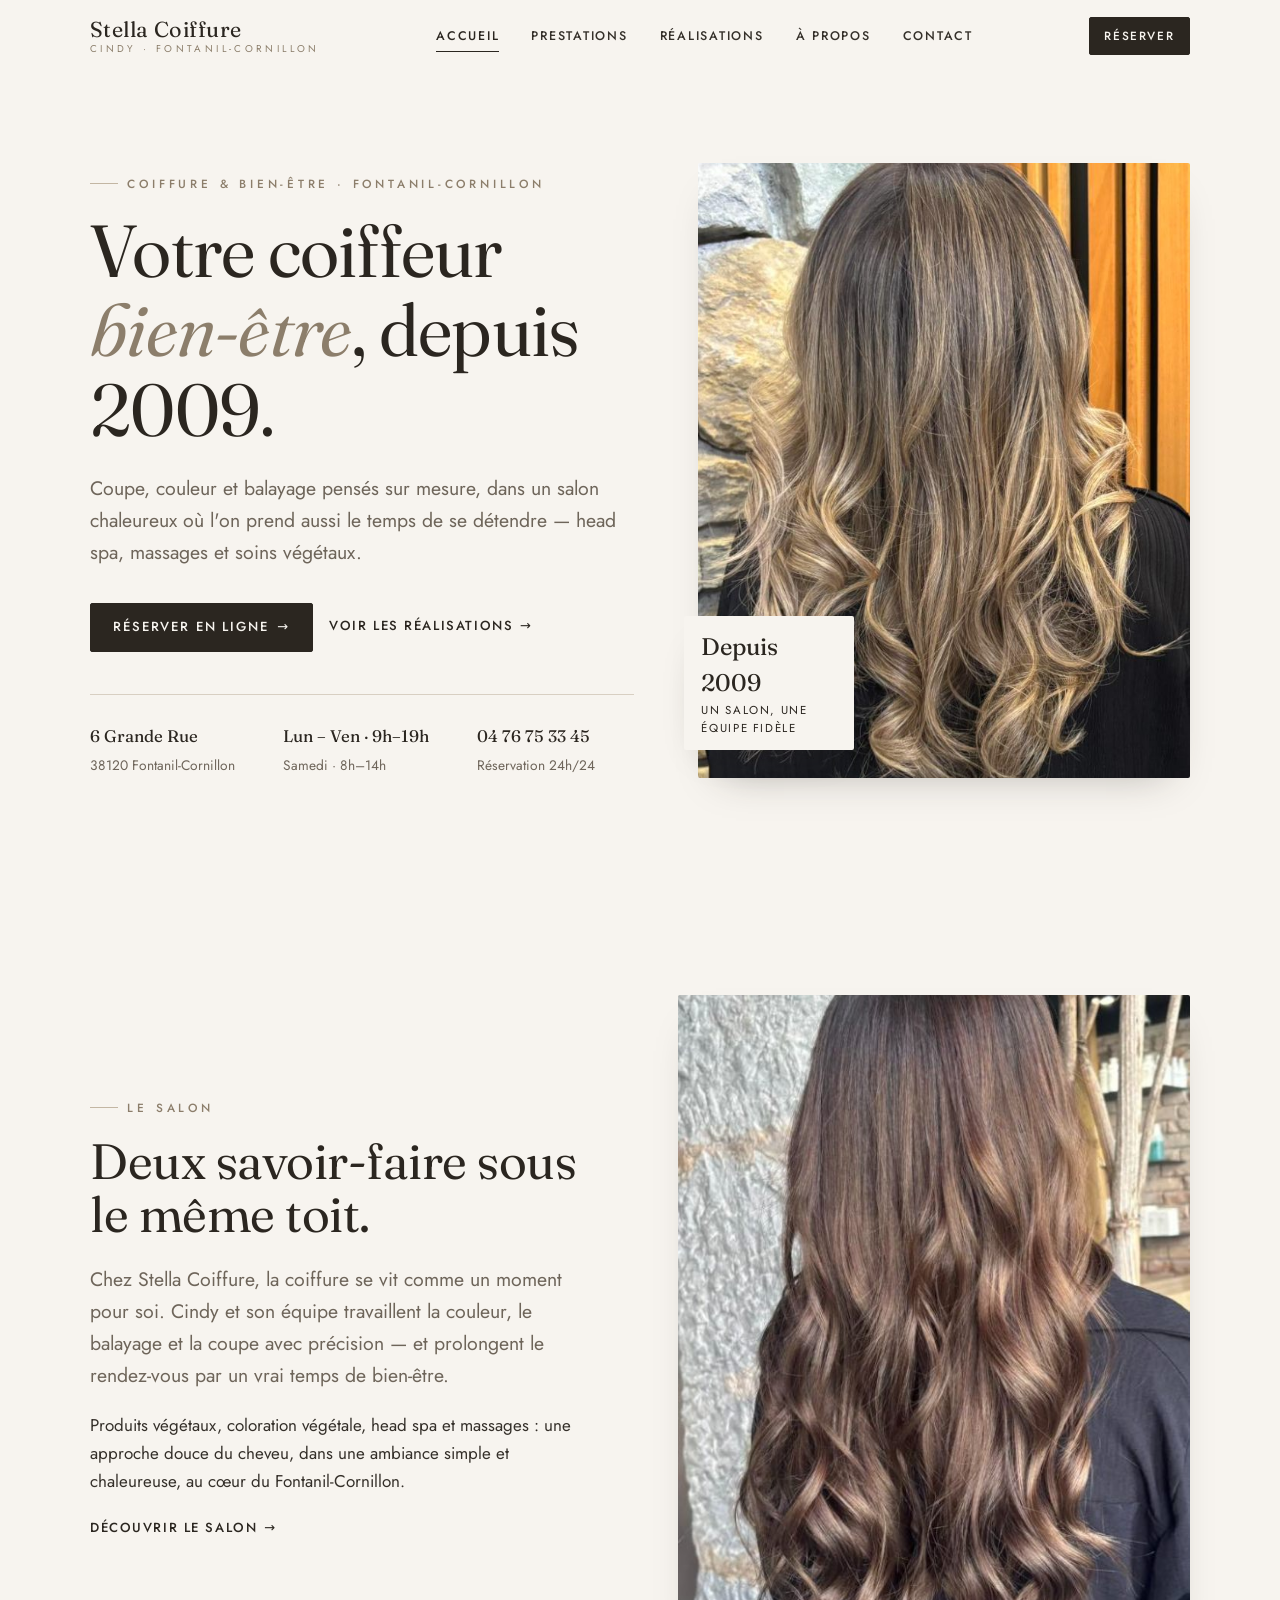
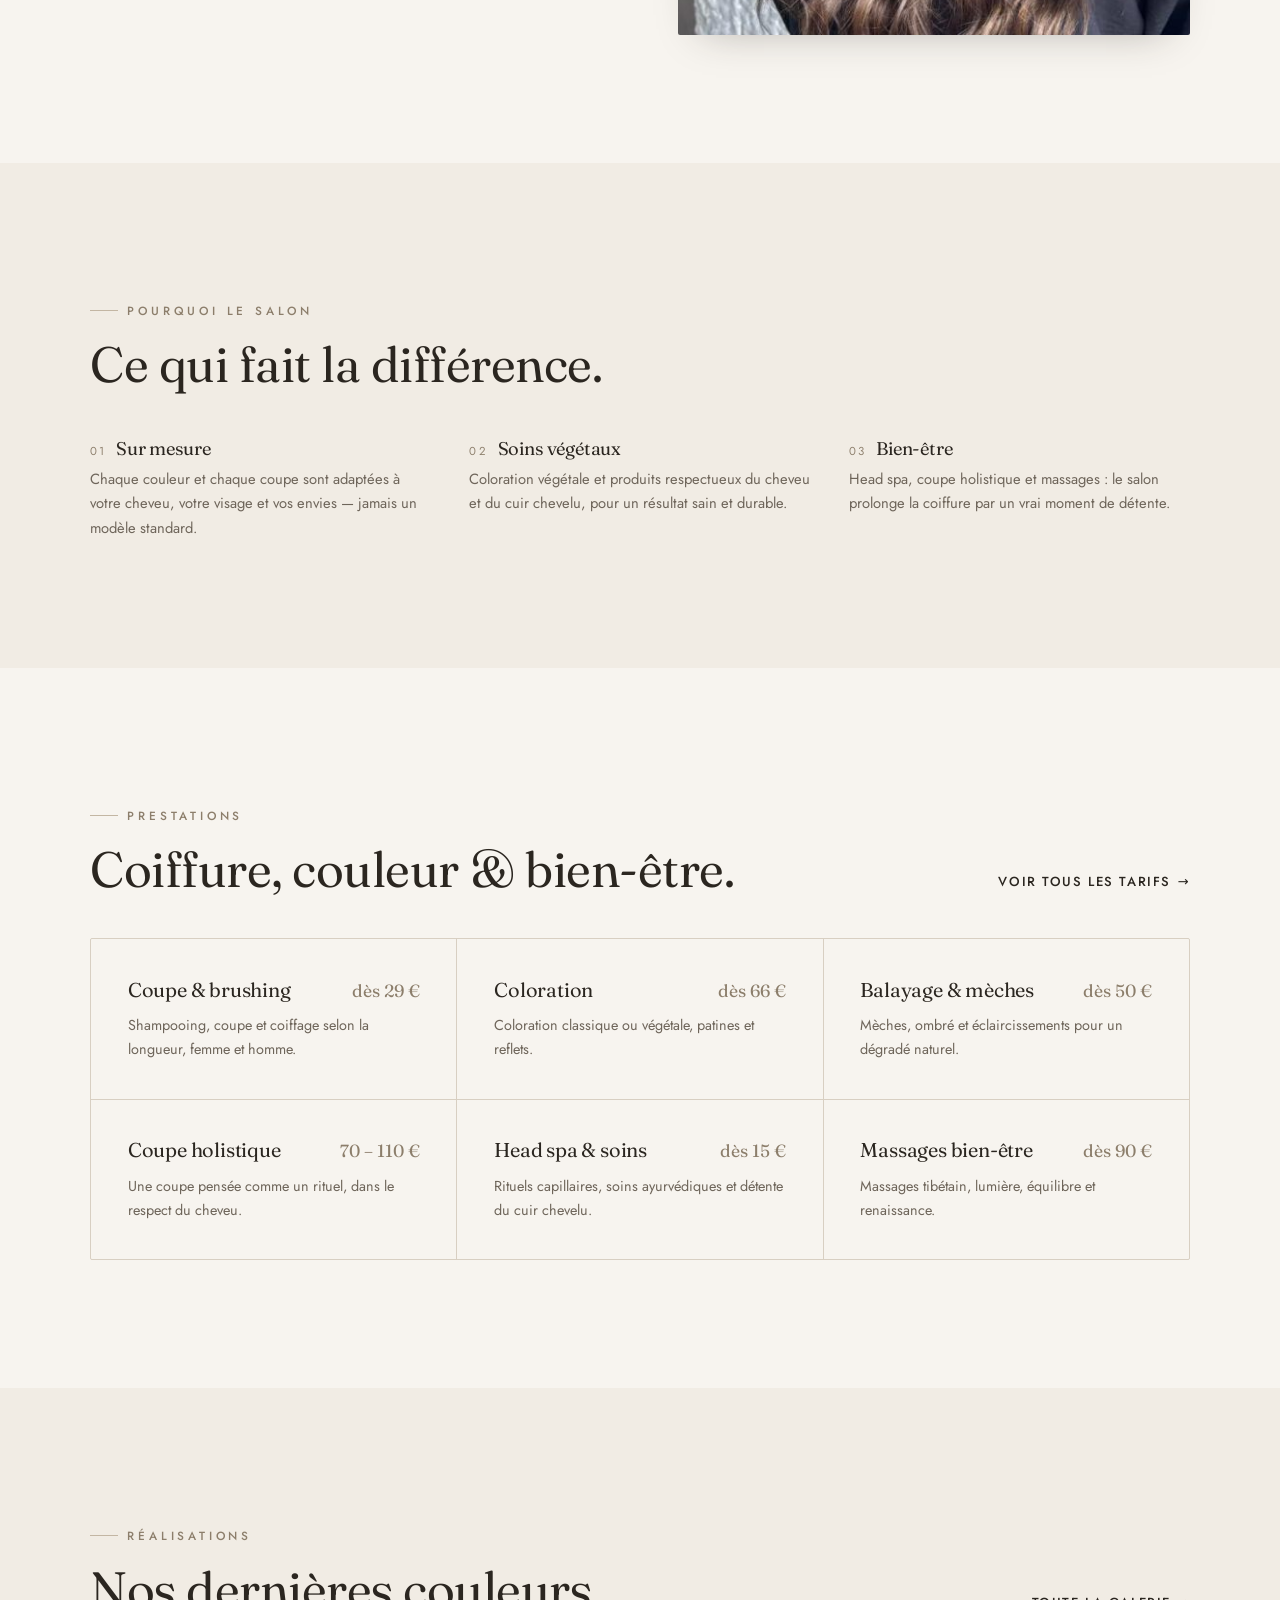
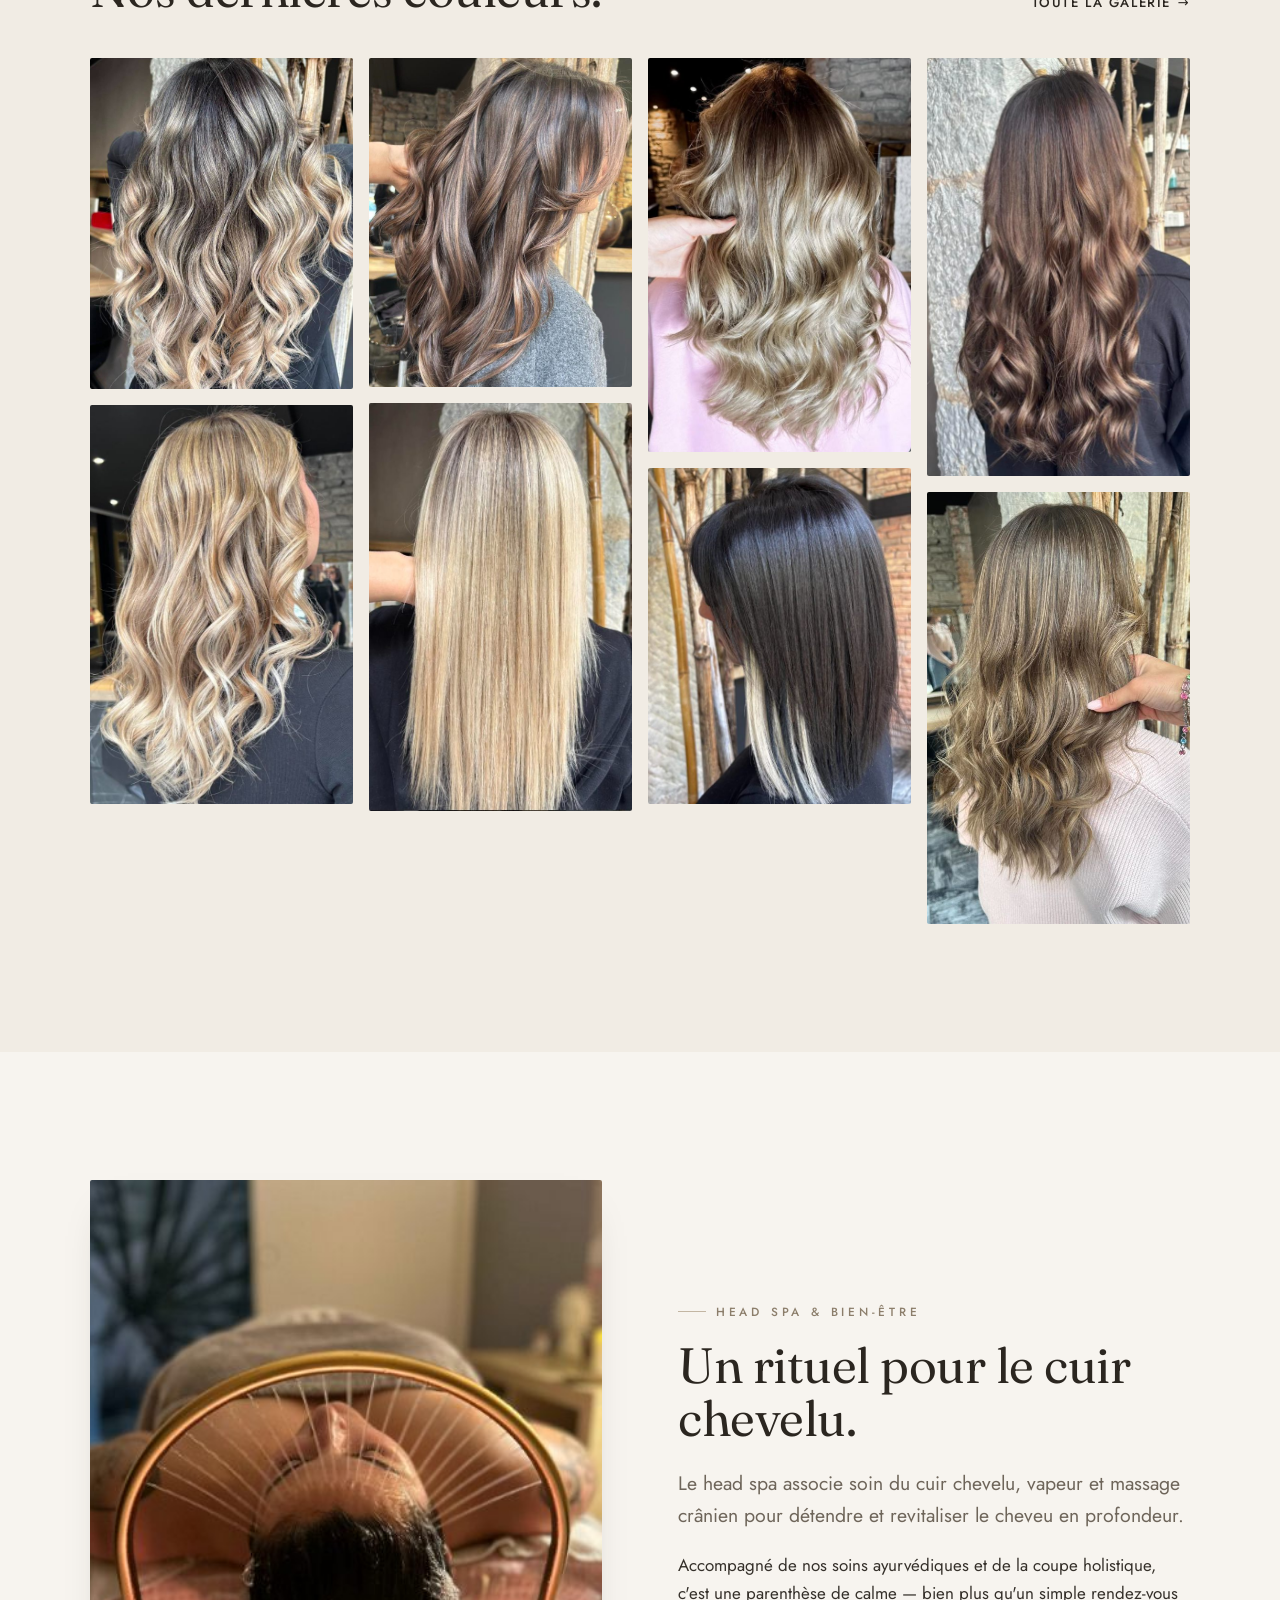
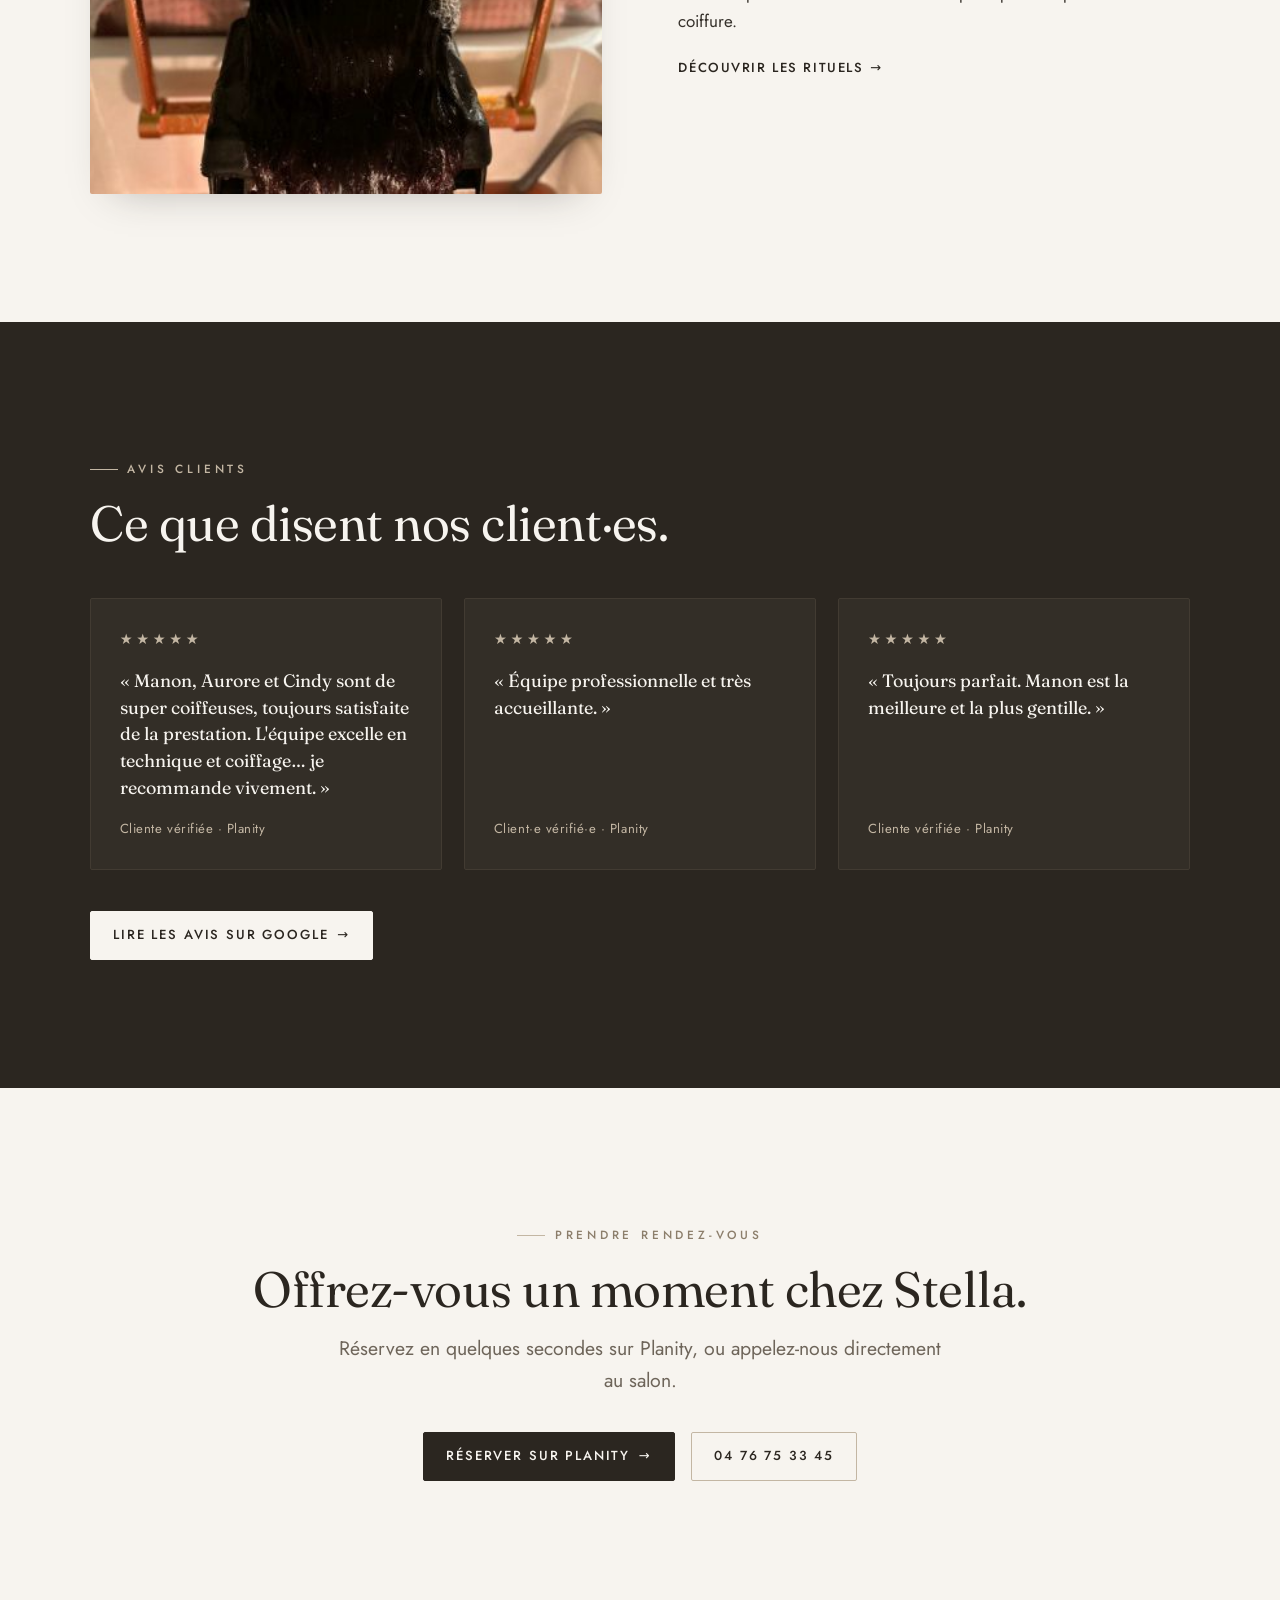
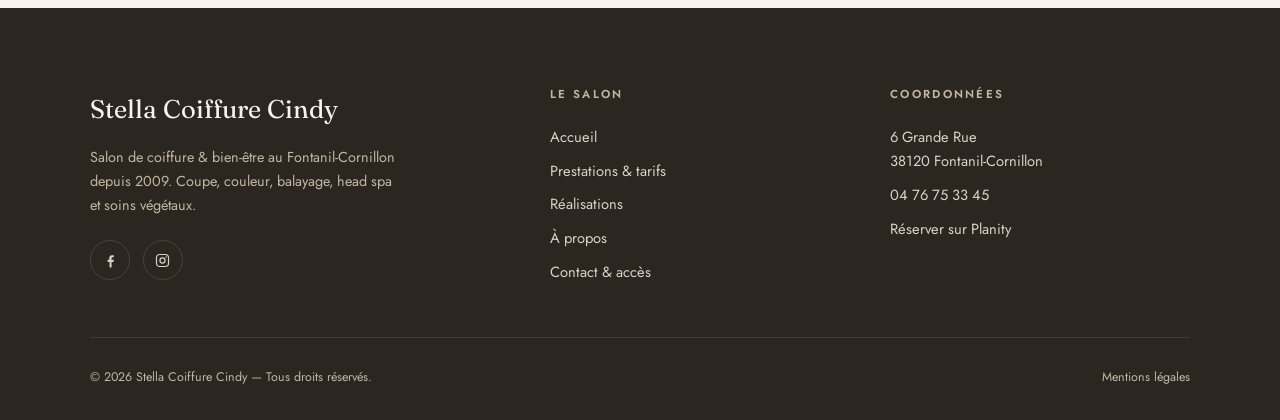
<file: index.html>
<!DOCTYPE html>
<html lang="fr" class="js">
<head>
<meta charset="UTF-8">
<meta name="viewport" content="width=device-width, initial-scale=1">
<title>Stella Coiffure Cindy — Salon de coiffure & bien-être à Fontanil-Cornillon</title>
<meta name="description" content="Stella Coiffure Cindy, salon de coiffure et bien-être à Fontanil-Cornillon depuis 2009. Coupe, couleur, balayage, head spa et soins végétaux. Réservation en ligne sur Planity.">
<link rel="canonical" href="https://www.stellacoiffure-cindy.fr/">
<meta property="og:type" content="website">
<meta property="og:title" content="Stella Coiffure Cindy — Coiffure & bien-être à Fontanil-Cornillon">
<meta property="og:description" content="Coupe, couleur, balayage, head spa et soins végétaux dans un salon chaleureux depuis 2009.">
<meta property="og:image" content="assets/img/real-01.jpg">
<meta property="og:locale" content="fr_FR">
<link rel="icon" href="assets/img/favicon.svg" type="image/svg+xml">
<link rel="preconnect" href="https://fonts.googleapis.com">
<link rel="preconnect" href="https://fonts.gstatic.com" crossorigin>
<link href="https://fonts.googleapis.com/css2?family=Fraunces:ital,opsz,wght@0,9..144,300..500;1,9..144,300..500&family=Jost:wght@400;500;600&display=swap" rel="stylesheet">
<link rel="stylesheet" href="assets/css/style.css">
<noscript><style>.js [data-reveal],.js [data-reveal-stagger]>*{opacity:1!important;transform:none!important}.js body{opacity:1!important}</style></noscript>
<script type="application/ld+json">
{
  "@context":"https://schema.org",
  "@type":"HairSalon",
  "name":"Stella Coiffure Cindy",
  "image":"https://www.stellacoiffure-cindy.fr/assets/img/real-01.jpg",
  "@id":"https://www.stellacoiffure-cindy.fr/",
  "url":"https://www.stellacoiffure-cindy.fr/",
  "telephone":"+33476753345",
  "priceRange":"€€",
  "address":{"@type":"PostalAddress","streetAddress":"6 Grande Rue","addressLocality":"Fontanil-Cornillon","postalCode":"38120","addressCountry":"FR"},
  "geo":{"@type":"GeoCoordinates","latitude":45.255597,"longitude":5.6648795},
  "openingHoursSpecification":[
    {"@type":"OpeningHoursSpecification","dayOfWeek":["Monday","Tuesday","Wednesday","Thursday","Friday"],"opens":"09:00","closes":"19:00"},
    {"@type":"OpeningHoursSpecification","dayOfWeek":"Saturday","opens":"08:00","closes":"14:00"}
  ],
  "sameAs":["https://www.facebook.com/Stellacoiffurecindy/"]
}
</script>
</head>
<body>
<!-- ========================= HEADER ========================= -->
<header class="site-header">
  <div class="container nav">
    <a href="index.html" class="brand" aria-label="Stella Coiffure Cindy, accueil">
      <span class="brand-name">Stella Coiffure</span>
      <span class="brand-sub">Cindy · Fontanil-Cornillon</span>
    </a>
    <nav class="nav-links" aria-label="Navigation principale">
      <a href="index.html" aria-current="page">Accueil</a>
      <a href="prestations.html">Prestations</a>
      <a href="realisations.html">Réalisations</a>
      <a href="a-propos.html">À propos</a>
      <a href="contact.html">Contact</a>
      <a class="btn btn--sm" href="https://www.planity.com/stella-coiffure-cindy-38120-fontanil-cornillon" target="_blank" rel="noopener">Réserver</a>
    </nav>
    <div class="nav-cta">
      <a class="btn btn--sm" href="https://www.planity.com/stella-coiffure-cindy-38120-fontanil-cornillon" target="_blank" rel="noopener">Réserver</a>
      <button class="nav-toggle" aria-label="Menu" aria-expanded="false" aria-controls="menu"><span></span><span></span><span></span></button>
    </div>
  </div>
</header>

<main>
  <!-- ========================= HERO ========================= -->
  <section class="hero">
    <div class="container hero-grid">
      <div class="hero-copy">
        <p class="eyebrow" data-reveal>Coiffure &amp; bien-être · Fontanil-Cornillon</p>
        <h1 data-reveal>Votre coiffeur<br><span class="em">bien-être</span>, depuis 2009.</h1>
        <p class="lead" data-reveal>Coupe, couleur et balayage pensés sur mesure, dans un salon chaleureux où l'on prend aussi le temps de se détendre — head spa, massages et soins végétaux.</p>
        <div class="hero-actions" data-reveal>
          <a class="btn" href="https://www.planity.com/stella-coiffure-cindy-38120-fontanil-cornillon" target="_blank" rel="noopener">Réserver en ligne <span class="arrow">→</span></a>
          <a class="textlink" href="realisations.html">Voir les réalisations <span class="arrow">→</span></a>
        </div>
        <div class="hero-meta" data-reveal>
          <div class="item"><strong>6 Grande Rue</strong>38120 Fontanil-Cornillon</div>
          <div class="item"><strong>Lun – Ven · 9h–19h</strong>Samedi · 8h–14h</div>
          <div class="item"><strong>04 76 75 33 45</strong>Réservation 24h/24</div>
        </div>
      </div>
      <div class="hero-visual" data-reveal>
        <div class="frame">
          <img src="assets/img/real-01.jpg" width="646" height="842" alt="Balayage blond doré sur cheveux longs bouclés réalisé au salon Stella Coiffure Cindy" fetchpriority="high">
        </div>
        <div class="tag"><b>Depuis 2009</b>un salon, une équipe fidèle</div>
      </div>
    </div>
  </section>

  <!-- ========================= INTRO ========================= -->
  <section class="section">
    <div class="container split">
      <div class="split-copy" data-reveal>
        <p class="eyebrow">Le salon</p>
        <h2>Deux savoir-faire sous le même toit.</h2>
        <p class="lead">Chez Stella Coiffure, la coiffure se vit comme un moment pour soi. Cindy et son équipe travaillent la couleur, le balayage et la coupe avec précision — et prolongent le rendez-vous par un vrai temps de bien-être.</p>
        <p>Produits végétaux, coloration végétale, head spa et massages : une approche douce du cheveu, dans une ambiance simple et chaleureuse, au cœur du Fontanil-Cornillon.</p>
        <a class="textlink" href="a-propos.html">Découvrir le salon <span class="arrow">→</span></a>
      </div>
      <div class="split-media is-tall" data-reveal>
        <img src="assets/img/real-05.jpg" width="530" height="842" alt="Brushing wavy sur cheveux châtains avec reflets caramel" loading="lazy">
      </div>
    </div>
  </section>

  <!-- ========================= VALEURS ========================= -->
  <section class="section section--sand">
    <div class="container">
      <p class="eyebrow" data-reveal>Pourquoi le salon</p>
      <h2 data-reveal>Ce qui fait la différence.</h2>
      <div class="values" data-reveal-stagger>
        <div class="value">
          <h3><span class="num">01</span>Sur mesure</h3>
          <p>Chaque couleur et chaque coupe sont adaptées à votre cheveu, votre visage et vos envies — jamais un modèle standard.</p>
        </div>
        <div class="value">
          <h3><span class="num">02</span>Soins végétaux</h3>
          <p>Coloration végétale et produits respectueux du cheveu et du cuir chevelu, pour un résultat sain et durable.</p>
        </div>
        <div class="value">
          <h3><span class="num">03</span>Bien-être</h3>
          <p>Head spa, coupe holistique et massages : le salon prolonge la coiffure par un vrai moment de détente.</p>
        </div>
      </div>
    </div>
  </section>

  <!-- ========================= PRESTATIONS APERÇU ========================= -->
  <section class="section">
    <div class="container">
      <div class="reviews-head" style="margin-bottom:2.6rem">
        <div data-reveal>
          <p class="eyebrow">Prestations</p>
          <h2>Coiffure, couleur &amp; bien-être.</h2>
        </div>
        <a class="textlink" href="prestations.html" data-reveal>Voir tous les tarifs <span class="arrow">→</span></a>
      </div>
      <div class="svc-grid" data-reveal-stagger>
        <div class="svc-card">
          <div class="svc-head"><h3>Coupe &amp; brushing</h3><span class="price">dès 29 €</span></div>
          <p>Shampooing, coupe et coiffage selon la longueur, femme et homme.</p>
        </div>
        <div class="svc-card">
          <div class="svc-head"><h3>Coloration</h3><span class="price">dès 66 €</span></div>
          <p>Coloration classique ou végétale, patines et reflets.</p>
        </div>
        <div class="svc-card">
          <div class="svc-head"><h3>Balayage &amp; mèches</h3><span class="price">dès 50 €</span></div>
          <p>Mèches, ombré et éclaircissements pour un dégradé naturel.</p>
        </div>
        <div class="svc-card">
          <div class="svc-head"><h3>Coupe holistique</h3><span class="price">70 – 110 €</span></div>
          <p>Une coupe pensée comme un rituel, dans le respect du cheveu.</p>
        </div>
        <div class="svc-card">
          <div class="svc-head"><h3>Head spa &amp; soins</h3><span class="price">dès 15 €</span></div>
          <p>Rituels capillaires, soins ayurvédiques et détente du cuir chevelu.</p>
        </div>
        <div class="svc-card">
          <div class="svc-head"><h3>Massages bien-être</h3><span class="price">dès 90 €</span></div>
          <p>Massages tibétain, lumière, équilibre et renaissance.</p>
        </div>
      </div>
    </div>
  </section>

  <!-- ========================= RÉALISATIONS APERÇU ========================= -->
  <section class="section section--sand">
    <div class="container">
      <div class="reviews-head" style="margin-bottom:2.6rem">
        <div data-reveal>
          <p class="eyebrow">Réalisations</p>
          <h2>Nos dernières couleurs.</h2>
        </div>
        <a class="textlink" href="realisations.html" data-reveal>Toute la galerie <span class="arrow">→</span></a>
      </div>
      <div class="gallery gallery--home" data-reveal-stagger>
        <figure><img src="assets/img/real-02.jpg" width="701" height="882" alt="Balayage contrasté sur base foncée, boucles glamour" loading="lazy"></figure>
        <figure><img src="assets/img/real-08.jpg" width="574" height="871" alt="Blond doré wavy aux reflets lumineux" loading="lazy"></figure>
        <figure><img src="assets/img/real-09.jpg" width="706" height="883" alt="Balayage châtain brun aux reflets cuivrés sur cheveux longs" loading="lazy"></figure>
        <figure><img src="assets/img/real-03.jpg" width="571" height="885" alt="Blond lumineux lissé aux racines fondues" loading="lazy"></figure>
        <figure><img src="assets/img/real-10.jpg" width="576" height="862" alt="Balayage blond beige ondulé" loading="lazy"></figure>
        <figure><img src="assets/img/real-06.jpg" width="552" height="706" alt="Mèche contrastée blond platine sur cheveux bruns" loading="lazy"></figure>
        <figure><img src="assets/img/real-05.jpg" width="530" height="842" alt="Brushing wavy châtain aux reflets caramel" loading="lazy"></figure>
        <figure><img src="assets/img/real-07.jpg" width="510" height="837" alt="Balayage bronde naturel sur cheveux mi-longs" loading="lazy"></figure>
      </div>
    </div>
  </section>

  <!-- ========================= HEAD SPA focus ========================= -->
  <section class="section">
    <div class="container split split--reverse">
      <div class="split-copy" data-reveal>
        <p class="eyebrow">Head spa &amp; bien-être</p>
        <h2>Un rituel pour le cuir chevelu.</h2>
        <p class="lead">Le head spa associe soin du cuir chevelu, vapeur et massage crânien pour détendre et revitaliser le cheveu en profondeur.</p>
        <p>Accompagné de nos soins ayurvédiques et de la coupe holistique, c'est une parenthèse de calme — bien plus qu'un simple rendez-vous coiffure.</p>
        <a class="textlink" href="prestations.html#bien-etre">Découvrir les rituels <span class="arrow">→</span></a>
      </div>
      <div class="split-media" data-reveal>
        <img src="assets/img/head-spa.jpg" width="437" height="474" alt="Rituel head spa au salon, soin du cuir chevelu à l'eau" loading="lazy">
      </div>
    </div>
  </section>

  <!-- ========================= AVIS ========================= -->
  <section class="section section--ink">
    <div class="container">
      <div class="reviews-head">
        <div data-reveal>
          <p class="eyebrow">Avis clients</p>
          <h2>Ce que disent nos client·es.</h2>
        </div>
        <div class="rating-badge" data-reveal>
          <span class="score">5,0</span>
          <span class="rb-meta"><span class="stars">★★★★★</span><br>Avis vérifiés sur Planity</span>
        </div>
      </div>
      <div class="reviews-wrap" data-reveal-stagger>
        <article class="review">
          <span class="stars" aria-label="5 sur 5">★★★★★</span>
          <blockquote>« Manon, Aurore et Cindy sont de super coiffeuses, toujours satisfaite de la prestation. L'équipe excelle en technique et coiffage… je recommande vivement. »</blockquote>
          <span class="who">Cliente vérifiée · Planity</span>
        </article>
        <article class="review">
          <span class="stars" aria-label="5 sur 5">★★★★★</span>
          <blockquote>« Équipe professionnelle et très accueillante. »</blockquote>
          <span class="who">Client·e vérifié·e · Planity</span>
        </article>
        <article class="review">
          <span class="stars" aria-label="5 sur 5">★★★★★</span>
          <blockquote>« Toujours parfait. Manon est la meilleure et la plus gentille. »</blockquote>
          <span class="who">Cliente vérifiée · Planity</span>
        </article>
      </div>
      <div style="margin-top:2.6rem" data-reveal>
        <a class="btn btn--light" href="https://www.google.com/maps/place/Stella+Cindy/@45.255597,5.6648795,17z" target="_blank" rel="noopener">Lire les avis sur Google <span class="arrow">→</span></a>
      </div>
    </div>
  </section>

  <!-- ========================= CTA FINAL ========================= -->
  <section class="section">
    <div class="container cta-band">
      <p class="eyebrow" style="justify-content:center" data-reveal>Prendre rendez-vous</p>
      <h2 data-reveal>Offrez-vous un moment chez Stella.</h2>
      <p class="lead" data-reveal>Réservez en quelques secondes sur Planity, ou appelez-nous directement au salon.</p>
      <div class="cta-actions" data-reveal>
        <a class="btn" href="https://www.planity.com/stella-coiffure-cindy-38120-fontanil-cornillon" target="_blank" rel="noopener">Réserver sur Planity <span class="arrow">→</span></a>
        <a class="btn btn--ghost" href="tel:+33476753345">04 76 75 33 45</a>
      </div>
    </div>
  </section>
</main>

<!-- ========================= FOOTER ========================= -->
<footer class="site-footer">
  <div class="container">
    <div class="footer-top">
      <div class="footer-brand">
        <span class="brand-name">Stella Coiffure Cindy</span>
        <p>Salon de coiffure &amp; bien-être au Fontanil-Cornillon depuis 2009. Coupe, couleur, balayage, head spa et soins végétaux.</p>
        <div class="social-row">
          <a href="https://www.facebook.com/Stellacoiffurecindy/" target="_blank" rel="noopener" aria-label="Facebook">
            <svg viewBox="0 0 24 24" fill="currentColor"><path d="M13.5 22v-8h2.7l.4-3.1h-3.1V8.9c0-.9.25-1.5 1.5-1.5h1.6V4.6c-.3 0-1.3-.1-2.4-.1-2.4 0-4 1.5-4 4.1v2.3H7.9V14h2.8v8z"/></svg>
          </a>
          <a href="https://www.instagram.com/coup_de_tete_coiffure_/" target="_blank" rel="noopener" aria-label="Instagram">
            <svg viewBox="0 0 24 24" fill="none" stroke="currentColor" stroke-width="1.7"><rect x="3.5" y="3.5" width="17" height="17" rx="4.5"/><circle cx="12" cy="12" r="3.6"/><circle cx="17" cy="7" r="1" fill="currentColor" stroke="none"/></svg>
          </a>
        </div>
      </div>
      <nav class="footer-col" aria-label="Pied de page">
        <h4>Le salon</h4>
        <a href="index.html">Accueil</a>
        <a href="prestations.html">Prestations &amp; tarifs</a>
        <a href="realisations.html">Réalisations</a>
        <a href="a-propos.html">À propos</a>
        <a href="contact.html">Contact &amp; accès</a>
      </nav>
      <div class="footer-col">
        <h4>Coordonnées</h4>
        <a href="https://maps.google.com/?q=Stella+Coiffure+Cindy,+6+Grande+Rue,+38120+Fontanil-Cornillon" target="_blank" rel="noopener">6 Grande Rue<br>38120 Fontanil-Cornillon</a>
        <a href="tel:+33476753345">04 76 75 33 45</a>
        <a href="https://www.planity.com/stella-coiffure-cindy-38120-fontanil-cornillon" target="_blank" rel="noopener">Réserver sur Planity</a>
      </div>
    </div>
    <div class="footer-bottom">
      <span>© <span data-year>2026</span> Stella Coiffure Cindy — Tous droits réservés.</span>
      <span><a href="mentions-legales.html">Mentions légales</a></span>
    </div>
  </div>
</footer>

<!-- Mobile sticky booking bar -->
<div class="mobile-bar">
  <a class="btn call" href="tel:+33476753345" aria-label="Appeler le salon">
    <svg viewBox="0 0 24 24" fill="none" stroke="currentColor" stroke-width="1.8"><path d="M5 4h3l1.5 4-2 1.5a12 12 0 0 0 5.5 5.5L15 17l4 1.5V21a1 1 0 0 1-1 1A16 16 0 0 1 3 7a1 1 0 0 1 1-1z"/></svg>
  </a>
  <a class="btn" href="https://www.planity.com/stella-coiffure-cindy-38120-fontanil-cornillon" target="_blank" rel="noopener">Réserver</a>
</div>

<script src="assets/js/main.js" defer></script>
</body>
</html>
</file>
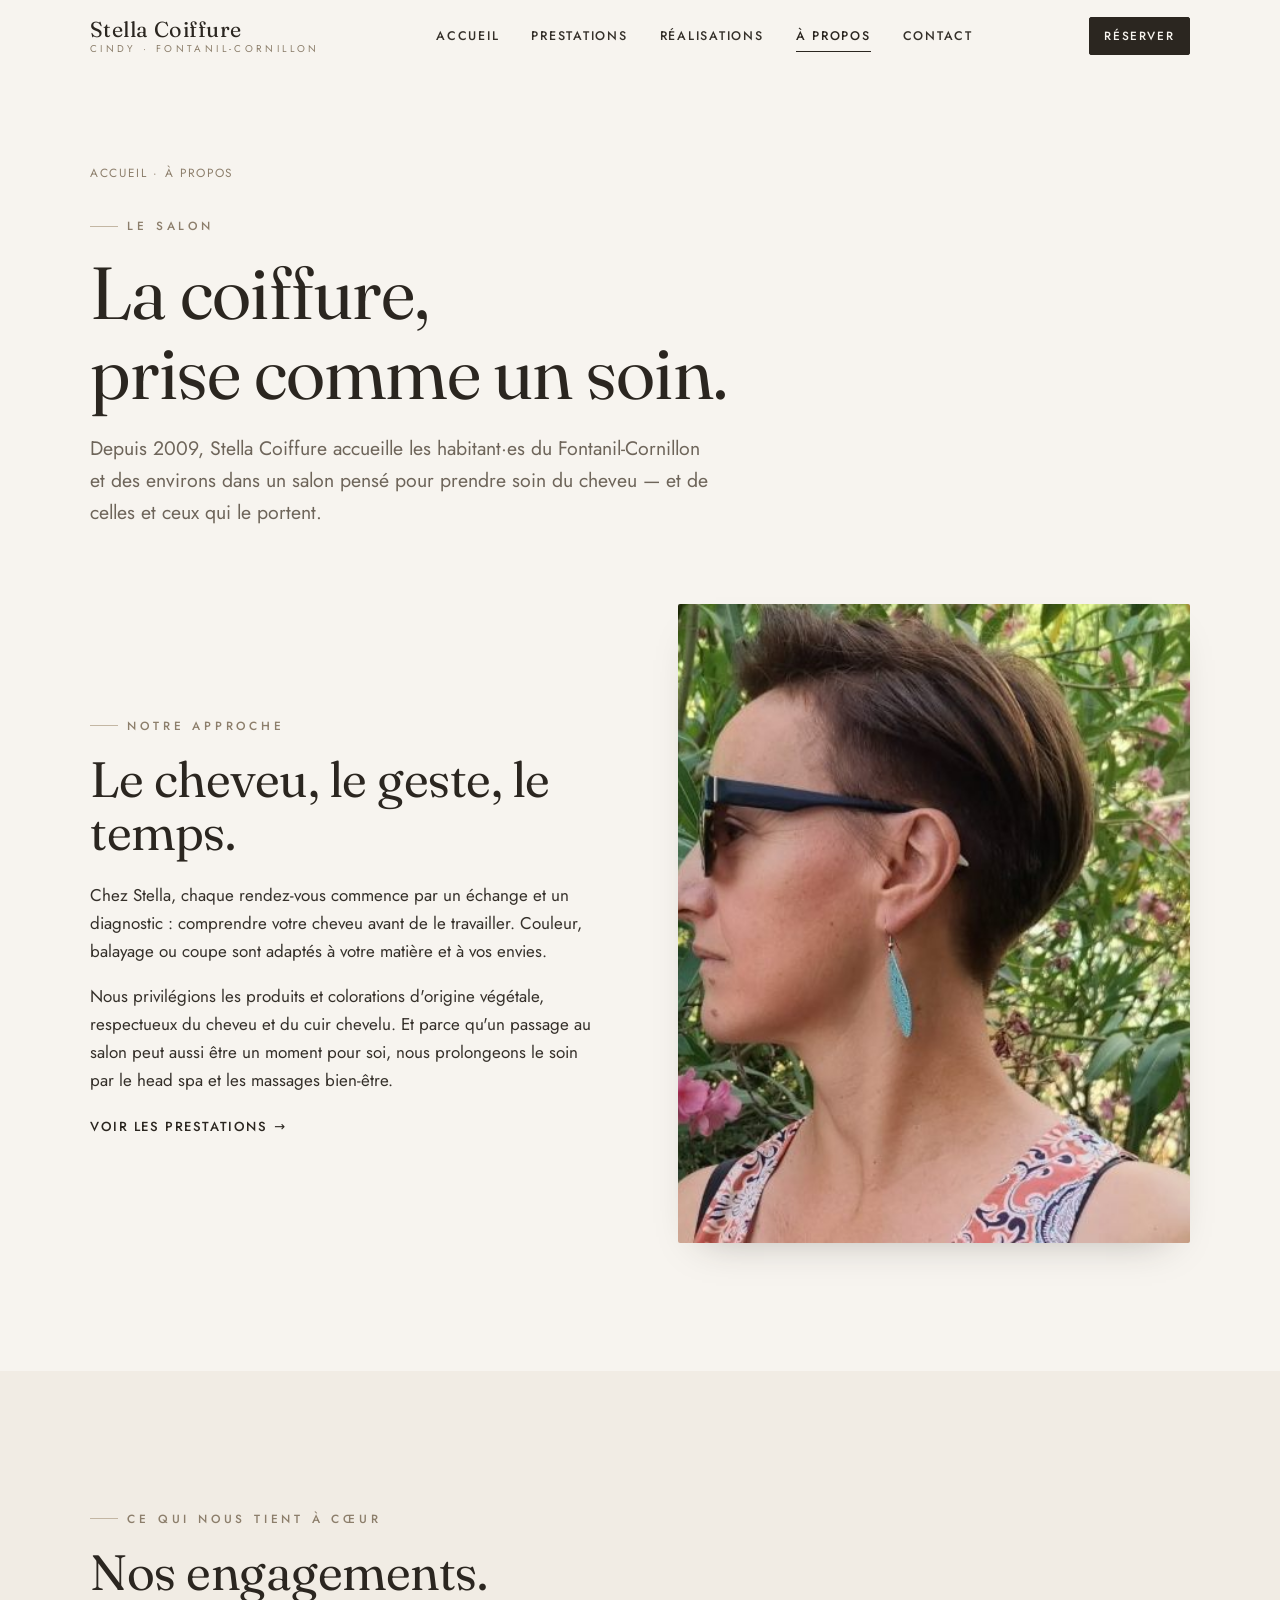
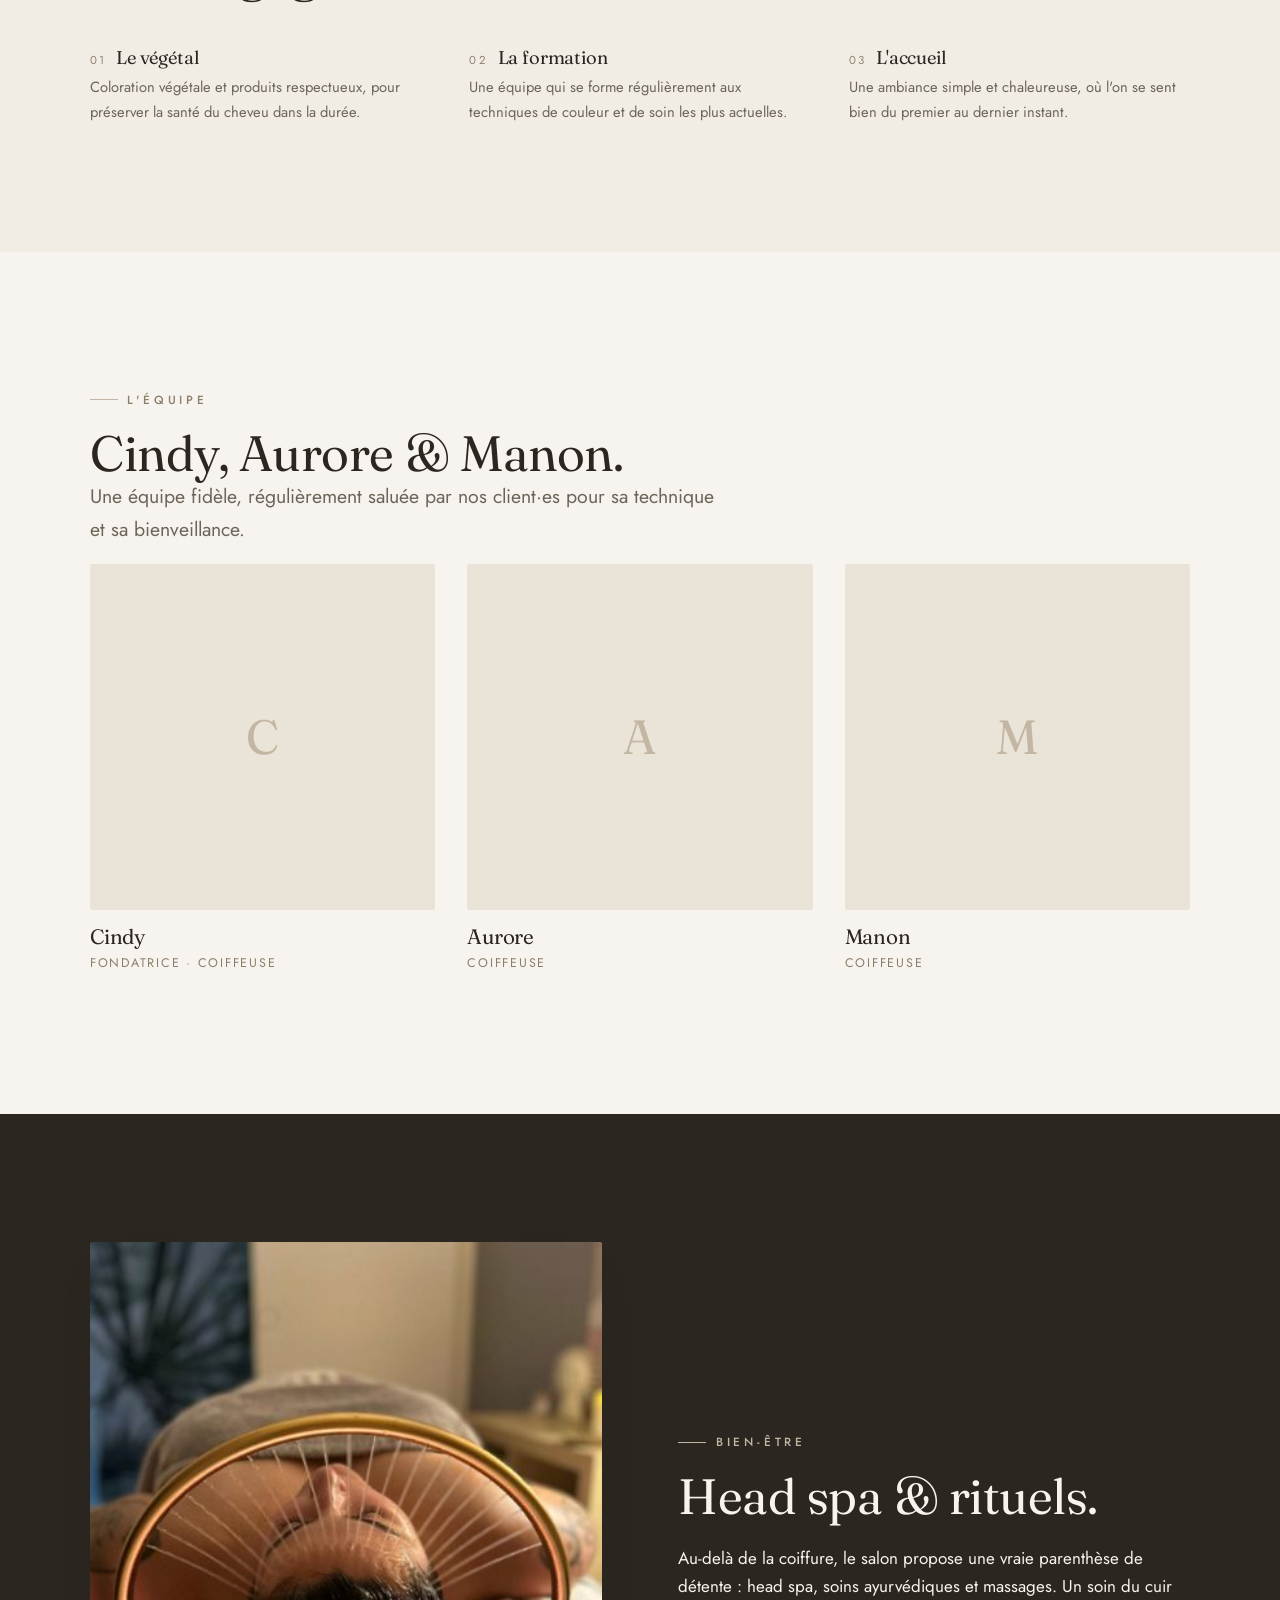
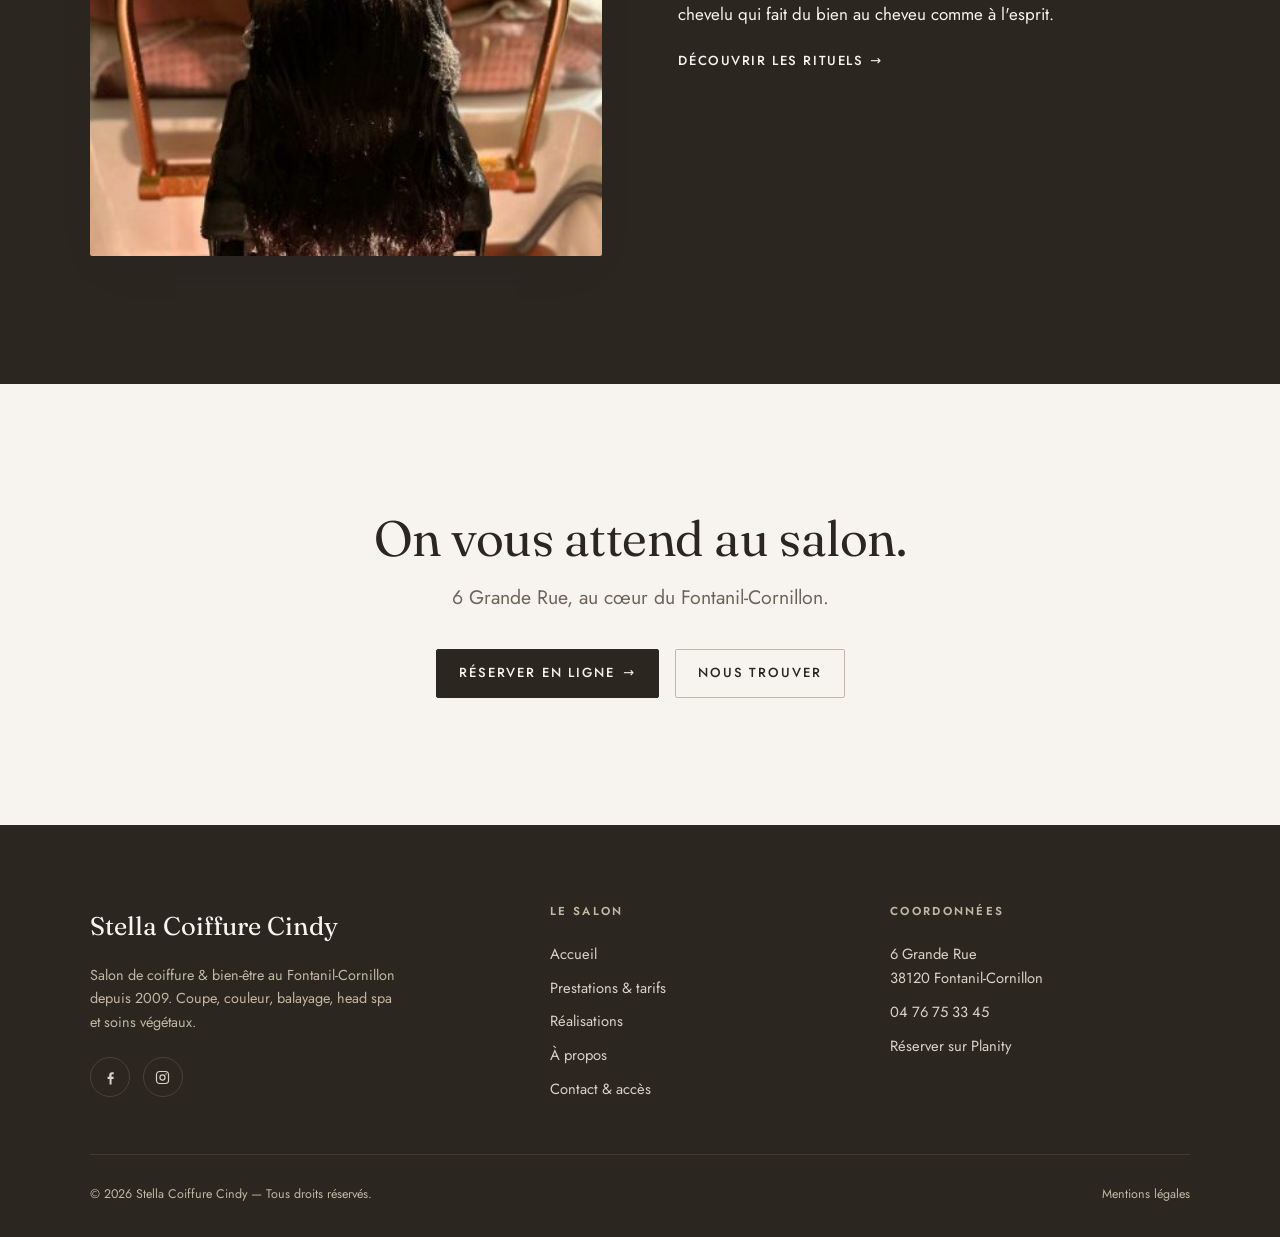
<file: a-propos.html>
<!DOCTYPE html>
<html lang="fr" class="js">
<head>
<meta charset="UTF-8">
<meta name="viewport" content="width=device-width, initial-scale=1">
<title>À propos — Stella Coiffure Cindy, salon à Fontanil-Cornillon</title>
<meta name="description" content="Depuis 2009, Cindy et son équipe vous accueillent au Fontanil-Cornillon pour la coiffure et le bien-être : approche holistique, soins végétaux et head spa.">
<link rel="canonical" href="https://www.stellacoiffure-cindy.fr/a-propos.html">
<meta property="og:title" content="À propos — Stella Coiffure Cindy">
<meta property="og:description" content="Depuis 2009, la coiffure et le bien-être réunis au Fontanil-Cornillon.">
<meta property="og:image" content="assets/img/portrait.jpg">
<link rel="icon" href="assets/img/favicon.svg" type="image/svg+xml">
<link rel="preconnect" href="https://fonts.googleapis.com">
<link rel="preconnect" href="https://fonts.gstatic.com" crossorigin>
<link href="https://fonts.googleapis.com/css2?family=Fraunces:ital,opsz,wght@0,9..144,300..500;1,9..144,300..500&family=Jost:wght@400;500;600&display=swap" rel="stylesheet">
<link rel="stylesheet" href="assets/css/style.css">
<noscript><style>.js [data-reveal],.js [data-reveal-stagger]>*{opacity:1!important;transform:none!important}.js body{opacity:1!important}</style></noscript>
</head>
<body>
<header class="site-header">
  <div class="container nav">
    <a href="index.html" class="brand" aria-label="Stella Coiffure Cindy, accueil">
      <span class="brand-name">Stella Coiffure</span>
      <span class="brand-sub">Cindy · Fontanil-Cornillon</span>
    </a>
    <nav class="nav-links" aria-label="Navigation principale">
      <a href="index.html">Accueil</a>
      <a href="prestations.html">Prestations</a>
      <a href="realisations.html">Réalisations</a>
      <a href="a-propos.html" aria-current="page">À propos</a>
      <a href="contact.html">Contact</a>
      <a class="btn btn--sm" href="https://www.planity.com/stella-coiffure-cindy-38120-fontanil-cornillon" target="_blank" rel="noopener">Réserver</a>
    </nav>
    <div class="nav-cta">
      <a class="btn btn--sm" href="https://www.planity.com/stella-coiffure-cindy-38120-fontanil-cornillon" target="_blank" rel="noopener">Réserver</a>
      <button class="nav-toggle" aria-label="Menu" aria-expanded="false"><span></span><span></span><span></span></button>
    </div>
  </div>
</header>

<main>
  <section class="page-head">
    <div class="container">
      <p class="breadcrumb" data-reveal><a href="index.html">Accueil</a> · À propos</p>
      <p class="eyebrow" data-reveal>Le salon</p>
      <h1 data-reveal>La coiffure,<br>prise comme un soin.</h1>
      <p class="lead" data-reveal>Depuis 2009, Stella Coiffure accueille les habitant·es du Fontanil-Cornillon et des environs dans un salon pensé pour prendre soin du cheveu — et de celles et ceux qui le portent.</p>
    </div>
  </section>

  <section class="section" style="padding-top:0">
    <div class="container split">
      <div class="split-copy" data-reveal>
        <p class="eyebrow">Notre approche</p>
        <h2>Le cheveu, le geste, le temps.</h2>
        <p>Chez Stella, chaque rendez-vous commence par un échange et un diagnostic : comprendre votre cheveu avant de le travailler. Couleur, balayage ou coupe sont adaptés à votre matière et à vos envies.</p>
        <p>Nous privilégions les produits et colorations d'origine végétale, respectueux du cheveu et du cuir chevelu. Et parce qu'un passage au salon peut aussi être un moment pour soi, nous prolongeons le soin par le head spa et les massages bien-être.</p>
        <a class="textlink" href="prestations.html">Voir les prestations <span class="arrow">→</span></a>
      </div>
      <div class="split-media is-tall" data-reveal>
        <img src="assets/img/portrait.jpg" width="564" height="520" alt="Coupe courte féminine coiffée au salon" loading="lazy">
      </div>
    </div>
  </section>

  <section class="section section--sand">
    <div class="container">
      <p class="eyebrow" data-reveal>Ce qui nous tient à cœur</p>
      <h2 data-reveal>Nos engagements.</h2>
      <div class="values" data-reveal-stagger>
        <div class="value">
          <h3><span class="num">01</span>Le végétal</h3>
          <p>Coloration végétale et produits respectueux, pour préserver la santé du cheveu dans la durée.</p>
        </div>
        <div class="value">
          <h3><span class="num">02</span>La formation</h3>
          <p>Une équipe qui se forme régulièrement aux techniques de couleur et de soin les plus actuelles.</p>
        </div>
        <div class="value">
          <h3><span class="num">03</span>L'accueil</h3>
          <p>Une ambiance simple et chaleureuse, où l'on se sent bien du premier au dernier instant.</p>
        </div>
      </div>
    </div>
  </section>

  <section class="section">
    <div class="container">
      <p class="eyebrow" data-reveal>L'équipe</p>
      <h2 data-reveal>Cindy, Aurore &amp; Manon.</h2>
      <p class="lead" data-reveal>Une équipe fidèle, régulièrement saluée par nos client·es pour sa technique et sa bienveillance.</p>
      <div class="team-grid" data-reveal-stagger>
        <div class="team-card">
          <div class="photo"><span class="initials">C</span></div>
          <h3>Cindy</h3>
          <p class="role">Fondatrice · Coiffeuse</p>
        </div>
        <div class="team-card">
          <div class="photo"><span class="initials">A</span></div>
          <h3>Aurore</h3>
          <p class="role">Coiffeuse</p>
        </div>
        <div class="team-card">
          <div class="photo"><span class="initials">M</span></div>
          <h3>Manon</h3>
          <p class="role">Coiffeuse</p>
        </div>
      </div>
    </div>
  </section>

  <section class="section section--ink">
    <div class="container split split--reverse">
      <div class="split-copy" data-reveal>
        <p class="eyebrow">Bien-être</p>
        <h2>Head spa &amp; rituels.</h2>
        <p>Au-delà de la coiffure, le salon propose une vraie parenthèse de détente : head spa, soins ayurvédiques et massages. Un soin du cuir chevelu qui fait du bien au cheveu comme à l'esprit.</p>
        <a class="textlink" style="color:var(--cream)" href="prestations.html#bien-etre">Découvrir les rituels <span class="arrow">→</span></a>
      </div>
      <div class="split-media" data-reveal>
        <img src="assets/img/head-spa.jpg" width="437" height="474" alt="Rituel head spa au salon Stella Coiffure" loading="lazy">
      </div>
    </div>
  </section>

  <section class="section">
    <div class="container cta-band">
      <h2 data-reveal>On vous attend au salon.</h2>
      <p class="lead" data-reveal>6 Grande Rue, au cœur du Fontanil-Cornillon.</p>
      <div class="cta-actions" data-reveal>
        <a class="btn" href="https://www.planity.com/stella-coiffure-cindy-38120-fontanil-cornillon" target="_blank" rel="noopener">Réserver en ligne <span class="arrow">→</span></a>
        <a class="btn btn--ghost" href="contact.html">Nous trouver</a>
      </div>
    </div>
  </section>
</main>

<footer class="site-footer">
  <div class="container">
    <div class="footer-top">
      <div class="footer-brand">
        <span class="brand-name">Stella Coiffure Cindy</span>
        <p>Salon de coiffure &amp; bien-être au Fontanil-Cornillon depuis 2009. Coupe, couleur, balayage, head spa et soins végétaux.</p>
        <div class="social-row">
          <a href="https://www.facebook.com/Stellacoiffurecindy/" target="_blank" rel="noopener" aria-label="Facebook">
            <svg viewBox="0 0 24 24" fill="currentColor"><path d="M13.5 22v-8h2.7l.4-3.1h-3.1V8.9c0-.9.25-1.5 1.5-1.5h1.6V4.6c-.3 0-1.3-.1-2.4-.1-2.4 0-4 1.5-4 4.1v2.3H7.9V14h2.8v8z"/></svg>
          </a>
          <a href="https://www.instagram.com/coup_de_tete_coiffure_/" target="_blank" rel="noopener" aria-label="Instagram">
            <svg viewBox="0 0 24 24" fill="none" stroke="currentColor" stroke-width="1.7"><rect x="3.5" y="3.5" width="17" height="17" rx="4.5"/><circle cx="12" cy="12" r="3.6"/><circle cx="17" cy="7" r="1" fill="currentColor" stroke="none"/></svg>
          </a>
        </div>
      </div>
      <nav class="footer-col" aria-label="Pied de page">
        <h4>Le salon</h4>
        <a href="index.html">Accueil</a>
        <a href="prestations.html">Prestations &amp; tarifs</a>
        <a href="realisations.html">Réalisations</a>
        <a href="a-propos.html">À propos</a>
        <a href="contact.html">Contact &amp; accès</a>
      </nav>
      <div class="footer-col">
        <h4>Coordonnées</h4>
        <a href="https://maps.google.com/?q=Stella+Coiffure+Cindy,+6+Grande+Rue,+38120+Fontanil-Cornillon" target="_blank" rel="noopener">6 Grande Rue<br>38120 Fontanil-Cornillon</a>
        <a href="tel:+33476753345">04 76 75 33 45</a>
        <a href="https://www.planity.com/stella-coiffure-cindy-38120-fontanil-cornillon" target="_blank" rel="noopener">Réserver sur Planity</a>
      </div>
    </div>
    <div class="footer-bottom">
      <span>© <span data-year>2026</span> Stella Coiffure Cindy — Tous droits réservés.</span>
      <span><a href="mentions-legales.html">Mentions légales</a></span>
    </div>
  </div>
</footer>

<div class="mobile-bar">
  <a class="btn call" href="tel:+33476753345" aria-label="Appeler le salon">
    <svg viewBox="0 0 24 24" fill="none" stroke="currentColor" stroke-width="1.8"><path d="M5 4h3l1.5 4-2 1.5a12 12 0 0 0 5.5 5.5L15 17l4 1.5V21a1 1 0 0 1-1 1A16 16 0 0 1 3 7a1 1 0 0 1 1-1z"/></svg>
  </a>
  <a class="btn" href="https://www.planity.com/stella-coiffure-cindy-38120-fontanil-cornillon" target="_blank" rel="noopener">Réserver</a>
</div>

<script src="assets/js/main.js" defer></script>
</body>
</html>
</file>
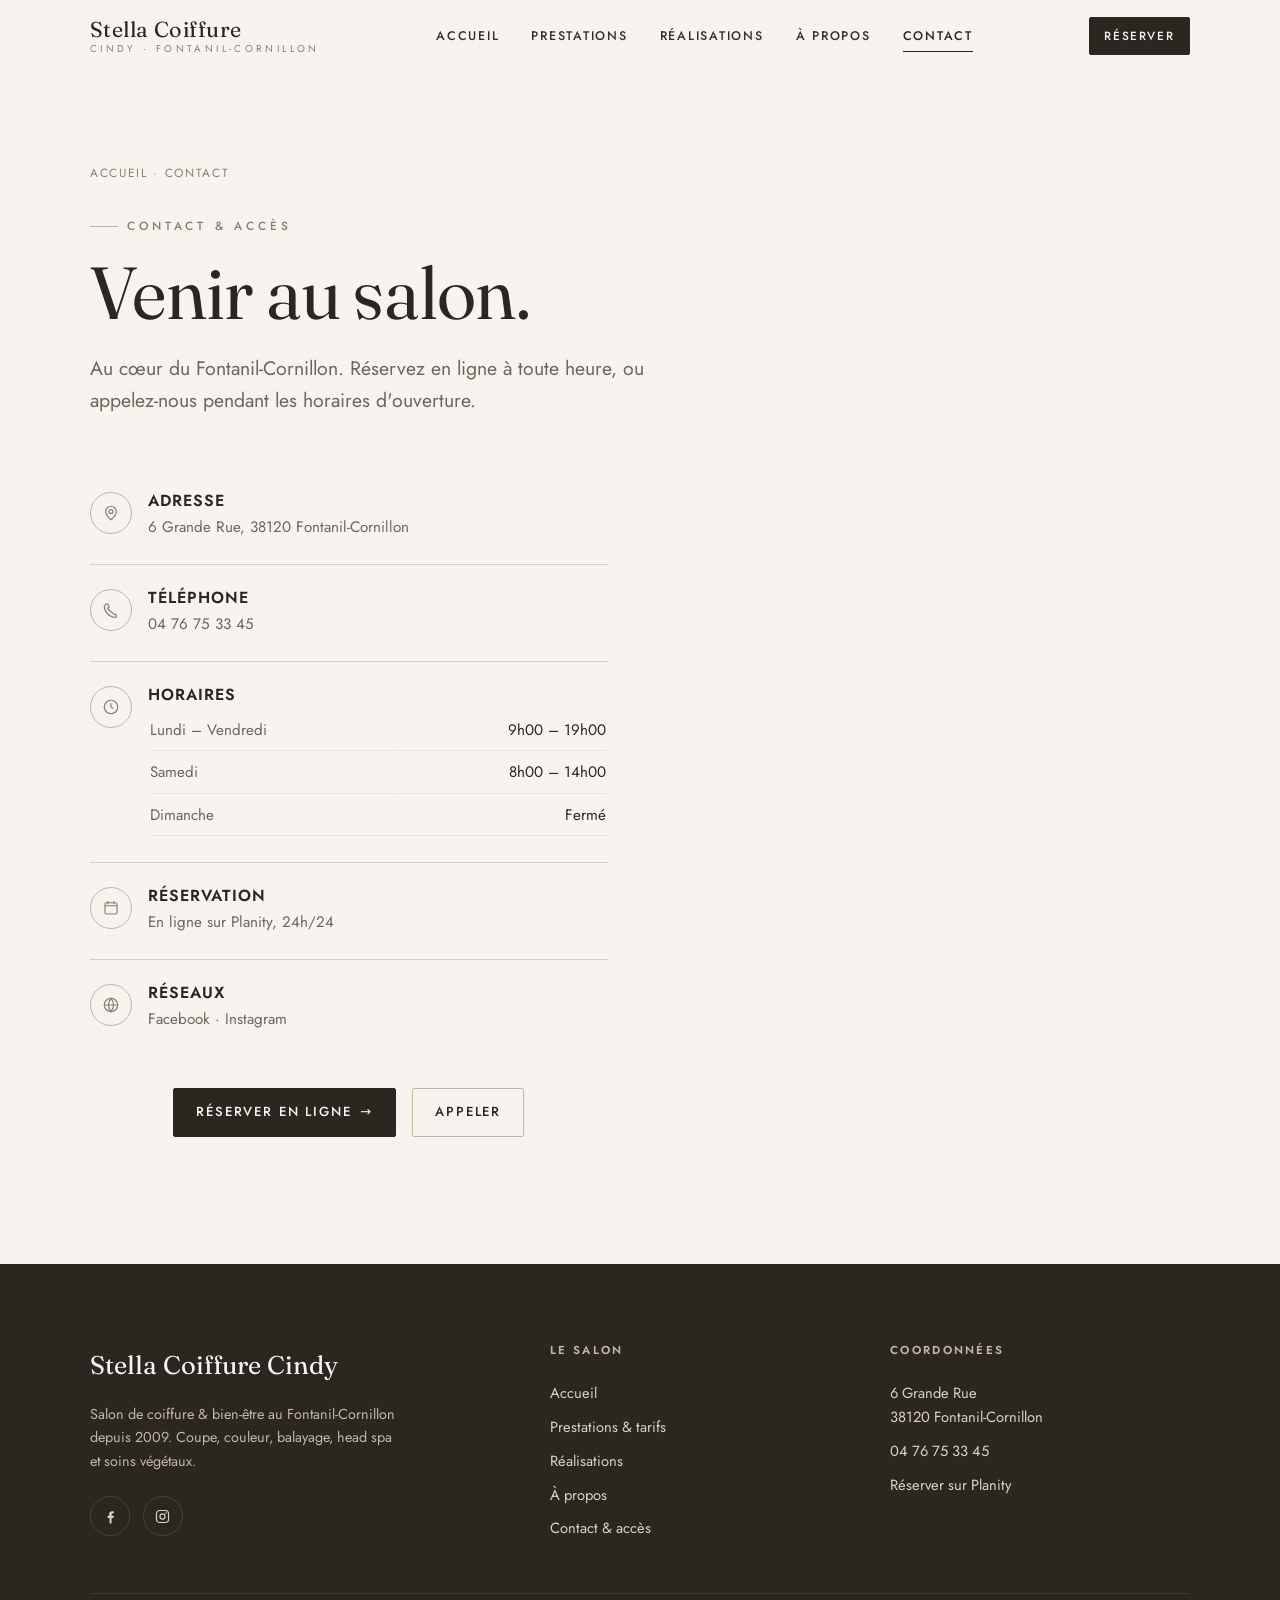
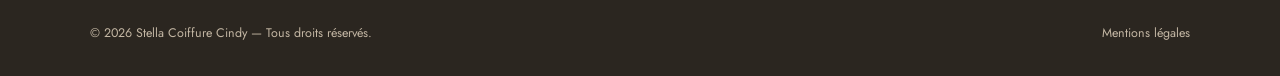
<file: contact.html>
<!DOCTYPE html>
<html lang="fr" class="js">
<head>
<meta charset="UTF-8">
<meta name="viewport" content="width=device-width, initial-scale=1">
<title>Contact & accès — Stella Coiffure Cindy, Fontanil-Cornillon</title>
<meta name="description" content="Stella Coiffure Cindy : 6 Grande Rue, 38120 Fontanil-Cornillon. Téléphone 04 76 75 33 45, horaires, plan d'accès et réservation en ligne sur Planity.">
<link rel="canonical" href="https://www.stellacoiffure-cindy.fr/contact.html">
<meta property="og:title" content="Contact & accès — Stella Coiffure Cindy">
<meta property="og:description" content="6 Grande Rue, 38120 Fontanil-Cornillon · 04 76 75 33 45 · réservation en ligne.">
<meta property="og:image" content="assets/img/real-01.jpg">
<link rel="icon" href="assets/img/favicon.svg" type="image/svg+xml">
<link rel="preconnect" href="https://fonts.googleapis.com">
<link rel="preconnect" href="https://fonts.gstatic.com" crossorigin>
<link href="https://fonts.googleapis.com/css2?family=Fraunces:ital,opsz,wght@0,9..144,300..500;1,9..144,300..500&family=Jost:wght@400;500;600&display=swap" rel="stylesheet">
<link rel="stylesheet" href="assets/css/style.css">
<noscript><style>.js [data-reveal],.js [data-reveal-stagger]>*{opacity:1!important;transform:none!important}.js body{opacity:1!important}</style></noscript>
</head>
<body>
<header class="site-header">
  <div class="container nav">
    <a href="index.html" class="brand" aria-label="Stella Coiffure Cindy, accueil">
      <span class="brand-name">Stella Coiffure</span>
      <span class="brand-sub">Cindy · Fontanil-Cornillon</span>
    </a>
    <nav class="nav-links" aria-label="Navigation principale">
      <a href="index.html">Accueil</a>
      <a href="prestations.html">Prestations</a>
      <a href="realisations.html">Réalisations</a>
      <a href="a-propos.html">À propos</a>
      <a href="contact.html" aria-current="page">Contact</a>
      <a class="btn btn--sm" href="https://www.planity.com/stella-coiffure-cindy-38120-fontanil-cornillon" target="_blank" rel="noopener">Réserver</a>
    </nav>
    <div class="nav-cta">
      <a class="btn btn--sm" href="https://www.planity.com/stella-coiffure-cindy-38120-fontanil-cornillon" target="_blank" rel="noopener">Réserver</a>
      <button class="nav-toggle" aria-label="Menu" aria-expanded="false"><span></span><span></span><span></span></button>
    </div>
  </div>
</header>

<main>
  <section class="page-head">
    <div class="container">
      <p class="breadcrumb" data-reveal><a href="index.html">Accueil</a> · Contact</p>
      <p class="eyebrow" data-reveal>Contact &amp; accès</p>
      <h1 data-reveal>Venir au salon.</h1>
      <p class="lead" data-reveal>Au cœur du Fontanil-Cornillon. Réservez en ligne à toute heure, ou appelez-nous pendant les horaires d'ouverture.</p>
    </div>
  </section>

  <section class="section" style="padding-top:0">
    <div class="container contact-grid">
      <div data-reveal>
        <div class="info-list">
          <div class="info-item">
            <span class="ic" aria-hidden="true"><svg viewBox="0 0 24 24" fill="none" stroke="currentColor" stroke-width="1.6"><path d="M12 21s-7-5.6-7-11a7 7 0 0 1 14 0c0 5.4-7 11-7 11z"/><circle cx="12" cy="10" r="2.6"/></svg></span>
            <div>
              <h3>Adresse</h3>
              <p><a href="https://maps.google.com/?q=Stella+Coiffure+Cindy,+6+Grande+Rue,+38120+Fontanil-Cornillon" target="_blank" rel="noopener">6 Grande Rue, 38120 Fontanil-Cornillon</a></p>
            </div>
          </div>
          <div class="info-item">
            <span class="ic" aria-hidden="true"><svg viewBox="0 0 24 24" fill="none" stroke="currentColor" stroke-width="1.6"><path d="M5 4h3l1.5 4-2 1.5a12 12 0 0 0 5.5 5.5L15 17l4 1.5V21a1 1 0 0 1-1 1A16 16 0 0 1 3 7a1 1 0 0 1 1-1z"/></svg></span>
            <div>
              <h3>Téléphone</h3>
              <p><a href="tel:+33476753345">04 76 75 33 45</a></p>
            </div>
          </div>
          <div class="info-item">
            <span class="ic" aria-hidden="true"><svg viewBox="0 0 24 24" fill="none" stroke="currentColor" stroke-width="1.6"><circle cx="12" cy="12" r="9"/><path d="M12 7v5l3 2"/></svg></span>
            <div>
              <h3>Horaires</h3>
              <table class="hours-table">
                <tr><td>Lundi – Vendredi</td><td>9h00 – 19h00</td></tr>
                <tr><td>Samedi</td><td>8h00 – 14h00</td></tr>
                <tr><td>Dimanche</td><td>Fermé</td></tr>
              </table>
            </div>
          </div>
          <div class="info-item">
            <span class="ic" aria-hidden="true"><svg viewBox="0 0 24 24" fill="none" stroke="currentColor" stroke-width="1.6"><rect x="4" y="5" width="16" height="15" rx="2"/><path d="M4 9h16M8 3v4M16 3v4"/></svg></span>
            <div>
              <h3>Réservation</h3>
              <p><a href="https://www.planity.com/stella-coiffure-cindy-38120-fontanil-cornillon" target="_blank" rel="noopener">En ligne sur Planity, 24h/24</a></p>
            </div>
          </div>
          <div class="info-item" style="border-bottom:0">
            <span class="ic" aria-hidden="true"><svg viewBox="0 0 24 24" fill="none" stroke="currentColor" stroke-width="1.6"><circle cx="12" cy="12" r="9"/><path d="M3 12h18M12 3a14 14 0 0 1 0 18A14 14 0 0 1 12 3z"/></svg></span>
            <div>
              <h3>Réseaux</h3>
              <p>
                <a href="https://www.facebook.com/Stellacoiffurecindy/" target="_blank" rel="noopener">Facebook</a> ·
                <a href="https://www.instagram.com/coup_de_tete_coiffure_/" target="_blank" rel="noopener">Instagram</a>
              </p>
            </div>
          </div>
        </div>
        <div style="margin-top:2rem" class="cta-actions" style="justify-content:flex-start">
          <a class="btn" href="https://www.planity.com/stella-coiffure-cindy-38120-fontanil-cornillon" target="_blank" rel="noopener">Réserver en ligne <span class="arrow">→</span></a>
          <a class="btn btn--ghost" href="tel:+33476753345">Appeler</a>
        </div>
      </div>
      <div data-reveal>
        <iframe
          class="map-embed"
          title="Plan d'accès — Stella Coiffure Cindy, 6 Grande Rue, Fontanil-Cornillon"
          src="https://maps.google.com/maps?q=6%20Grande%20Rue%2C%2038120%20Fontanil-Cornillon&t=&z=16&ie=UTF8&iwloc=&output=embed"
          loading="lazy" referrerpolicy="no-referrer-when-downgrade"></iframe>
      </div>
    </div>
  </section>
</main>

<footer class="site-footer">
  <div class="container">
    <div class="footer-top">
      <div class="footer-brand">
        <span class="brand-name">Stella Coiffure Cindy</span>
        <p>Salon de coiffure &amp; bien-être au Fontanil-Cornillon depuis 2009. Coupe, couleur, balayage, head spa et soins végétaux.</p>
        <div class="social-row">
          <a href="https://www.facebook.com/Stellacoiffurecindy/" target="_blank" rel="noopener" aria-label="Facebook">
            <svg viewBox="0 0 24 24" fill="currentColor"><path d="M13.5 22v-8h2.7l.4-3.1h-3.1V8.9c0-.9.25-1.5 1.5-1.5h1.6V4.6c-.3 0-1.3-.1-2.4-.1-2.4 0-4 1.5-4 4.1v2.3H7.9V14h2.8v8z"/></svg>
          </a>
          <a href="https://www.instagram.com/coup_de_tete_coiffure_/" target="_blank" rel="noopener" aria-label="Instagram">
            <svg viewBox="0 0 24 24" fill="none" stroke="currentColor" stroke-width="1.7"><rect x="3.5" y="3.5" width="17" height="17" rx="4.5"/><circle cx="12" cy="12" r="3.6"/><circle cx="17" cy="7" r="1" fill="currentColor" stroke="none"/></svg>
          </a>
        </div>
      </div>
      <nav class="footer-col" aria-label="Pied de page">
        <h4>Le salon</h4>
        <a href="index.html">Accueil</a>
        <a href="prestations.html">Prestations &amp; tarifs</a>
        <a href="realisations.html">Réalisations</a>
        <a href="a-propos.html">À propos</a>
        <a href="contact.html">Contact &amp; accès</a>
      </nav>
      <div class="footer-col">
        <h4>Coordonnées</h4>
        <a href="https://maps.google.com/?q=Stella+Coiffure+Cindy,+6+Grande+Rue,+38120+Fontanil-Cornillon" target="_blank" rel="noopener">6 Grande Rue<br>38120 Fontanil-Cornillon</a>
        <a href="tel:+33476753345">04 76 75 33 45</a>
        <a href="https://www.planity.com/stella-coiffure-cindy-38120-fontanil-cornillon" target="_blank" rel="noopener">Réserver sur Planity</a>
      </div>
    </div>
    <div class="footer-bottom">
      <span>© <span data-year>2026</span> Stella Coiffure Cindy — Tous droits réservés.</span>
      <span><a href="mentions-legales.html">Mentions légales</a></span>
    </div>
  </div>
</footer>

<div class="mobile-bar">
  <a class="btn call" href="tel:+33476753345" aria-label="Appeler le salon">
    <svg viewBox="0 0 24 24" fill="none" stroke="currentColor" stroke-width="1.8"><path d="M5 4h3l1.5 4-2 1.5a12 12 0 0 0 5.5 5.5L15 17l4 1.5V21a1 1 0 0 1-1 1A16 16 0 0 1 3 7a1 1 0 0 1 1-1z"/></svg>
  </a>
  <a class="btn" href="https://www.planity.com/stella-coiffure-cindy-38120-fontanil-cornillon" target="_blank" rel="noopener">Réserver</a>
</div>

<script src="assets/js/main.js" defer></script>
</body>
</html>
</file>
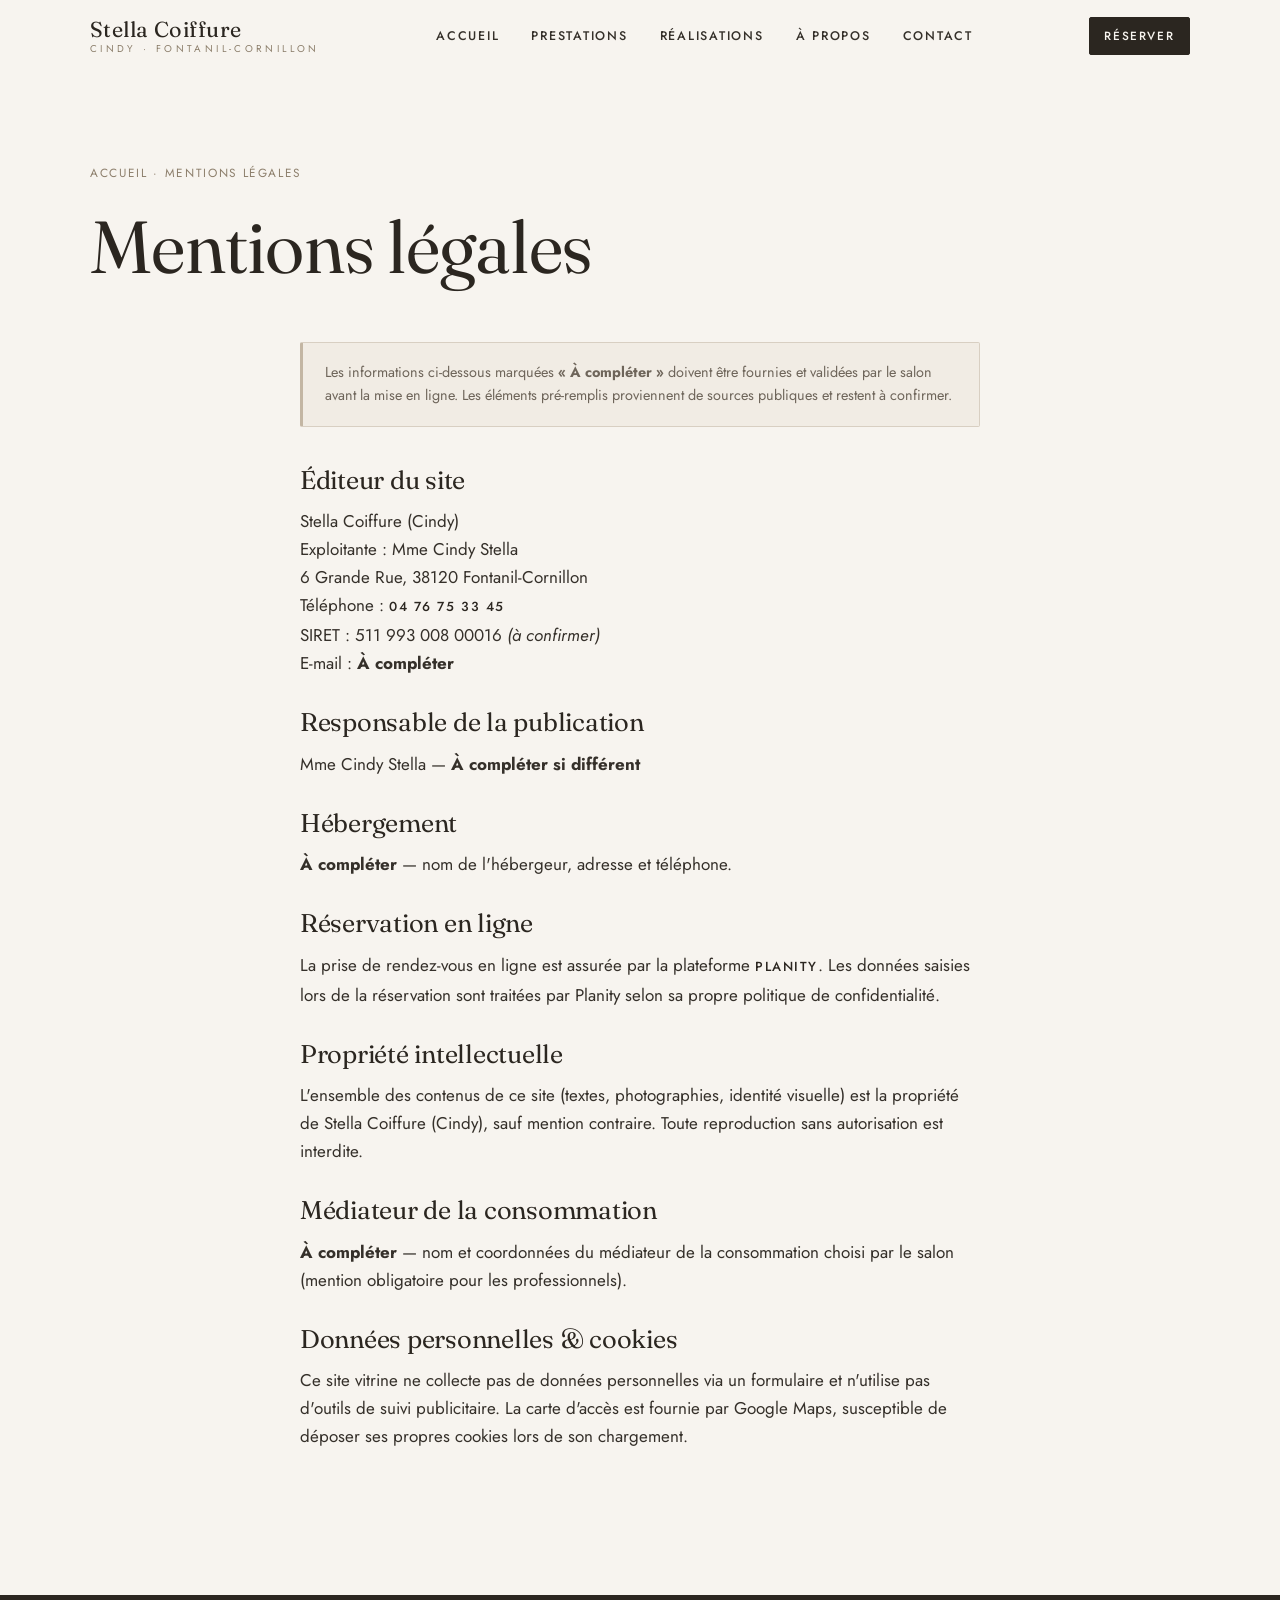
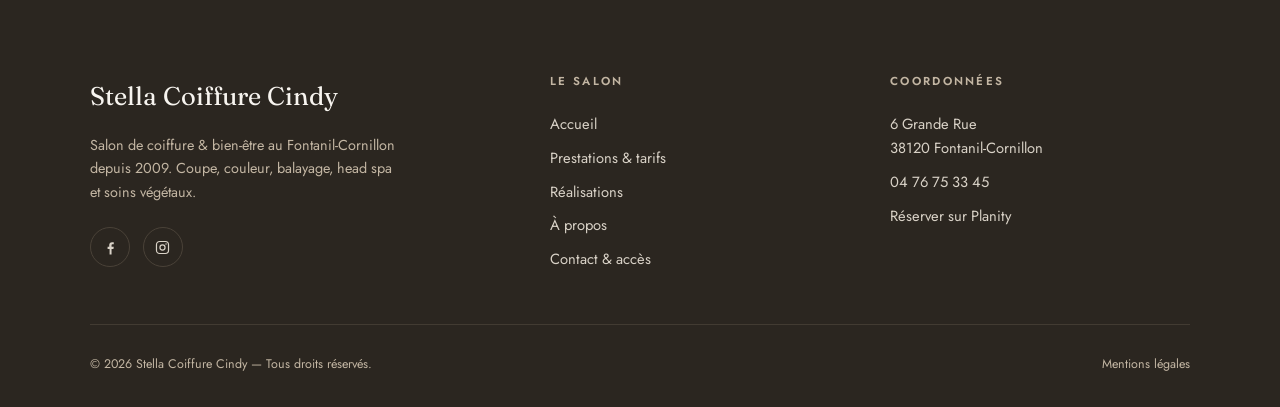
<file: mentions-legales.html>
<!DOCTYPE html>
<html lang="fr" class="js">
<head>
<meta charset="UTF-8">
<meta name="viewport" content="width=device-width, initial-scale=1">
<title>Mentions légales — Stella Coiffure Cindy</title>
<meta name="description" content="Mentions légales du site du salon Stella Coiffure Cindy, Fontanil-Cornillon.">
<meta name="robots" content="noindex, follow">
<link rel="icon" href="assets/img/favicon.svg" type="image/svg+xml">
<link rel="preconnect" href="https://fonts.googleapis.com">
<link rel="preconnect" href="https://fonts.gstatic.com" crossorigin>
<link href="https://fonts.googleapis.com/css2?family=Fraunces:ital,opsz,wght@0,9..144,300..500;1,9..144,300..500&family=Jost:wght@400;500;600&display=swap" rel="stylesheet">
<link rel="stylesheet" href="assets/css/style.css">
<noscript><style>.js [data-reveal],.js [data-reveal-stagger]>*{opacity:1!important;transform:none!important}.js body{opacity:1!important}</style></noscript>
</head>
<body>
<header class="site-header">
  <div class="container nav">
    <a href="index.html" class="brand" aria-label="Stella Coiffure Cindy, accueil">
      <span class="brand-name">Stella Coiffure</span>
      <span class="brand-sub">Cindy · Fontanil-Cornillon</span>
    </a>
    <nav class="nav-links" aria-label="Navigation principale">
      <a href="index.html">Accueil</a>
      <a href="prestations.html">Prestations</a>
      <a href="realisations.html">Réalisations</a>
      <a href="a-propos.html">À propos</a>
      <a href="contact.html">Contact</a>
      <a class="btn btn--sm" href="https://www.planity.com/stella-coiffure-cindy-38120-fontanil-cornillon" target="_blank" rel="noopener">Réserver</a>
    </nav>
    <div class="nav-cta">
      <a class="btn btn--sm" href="https://www.planity.com/stella-coiffure-cindy-38120-fontanil-cornillon" target="_blank" rel="noopener">Réserver</a>
      <button class="nav-toggle" aria-label="Menu" aria-expanded="false"><span></span><span></span><span></span></button>
    </div>
  </div>
</header>

<main>
  <section class="page-head">
    <div class="container">
      <p class="breadcrumb"><a href="index.html">Accueil</a> · Mentions légales</p>
      <h1>Mentions légales</h1>
    </div>
  </section>

  <section class="section" style="padding-top:0">
    <div class="container" style="max-width:760px">
      <div class="notice">
        Les informations ci-dessous marquées <strong>« À compléter »</strong> doivent être fournies et validées par le salon avant la mise en ligne. Les éléments pré-remplis proviennent de sources publiques et restent à confirmer.
      </div>

      <h3 style="margin:2rem 0 .8rem">Éditeur du site</h3>
      <p>
        Stella Coiffure (Cindy)<br>
        Exploitante : Mme Cindy Stella<br>
        6 Grande Rue, 38120 Fontanil-Cornillon<br>
        Téléphone : <a class="textlink" href="tel:+33476753345">04 76 75 33 45</a><br>
        SIRET : 511 993 008 00016 <em>(à confirmer)</em><br>
        E-mail : <strong>À compléter</strong>
      </p>

      <h3 style="margin:2rem 0 .8rem">Responsable de la publication</h3>
      <p>Mme Cindy Stella — <strong>À compléter si différent</strong></p>

      <h3 style="margin:2rem 0 .8rem">Hébergement</h3>
      <p><strong>À compléter</strong> — nom de l'hébergeur, adresse et téléphone.</p>

      <h3 style="margin:2rem 0 .8rem">Réservation en ligne</h3>
      <p>La prise de rendez-vous en ligne est assurée par la plateforme <a class="textlink" href="https://www.planity.com/stella-coiffure-cindy-38120-fontanil-cornillon" target="_blank" rel="noopener">Planity</a>. Les données saisies lors de la réservation sont traitées par Planity selon sa propre politique de confidentialité.</p>

      <h3 style="margin:2rem 0 .8rem">Propriété intellectuelle</h3>
      <p>L'ensemble des contenus de ce site (textes, photographies, identité visuelle) est la propriété de Stella Coiffure (Cindy), sauf mention contraire. Toute reproduction sans autorisation est interdite.</p>

      <h3 style="margin:2rem 0 .8rem">Médiateur de la consommation</h3>
      <p><strong>À compléter</strong> — nom et coordonnées du médiateur de la consommation choisi par le salon (mention obligatoire pour les professionnels).</p>

      <h3 style="margin:2rem 0 .8rem">Données personnelles &amp; cookies</h3>
      <p>Ce site vitrine ne collecte pas de données personnelles via un formulaire et n'utilise pas d'outils de suivi publicitaire. La carte d'accès est fournie par Google Maps, susceptible de déposer ses propres cookies lors de son chargement.</p>
    </div>
  </section>
</main>

<footer class="site-footer">
  <div class="container">
    <div class="footer-top">
      <div class="footer-brand">
        <span class="brand-name">Stella Coiffure Cindy</span>
        <p>Salon de coiffure &amp; bien-être au Fontanil-Cornillon depuis 2009. Coupe, couleur, balayage, head spa et soins végétaux.</p>
        <div class="social-row">
          <a href="https://www.facebook.com/Stellacoiffurecindy/" target="_blank" rel="noopener" aria-label="Facebook">
            <svg viewBox="0 0 24 24" fill="currentColor"><path d="M13.5 22v-8h2.7l.4-3.1h-3.1V8.9c0-.9.25-1.5 1.5-1.5h1.6V4.6c-.3 0-1.3-.1-2.4-.1-2.4 0-4 1.5-4 4.1v2.3H7.9V14h2.8v8z"/></svg>
          </a>
          <a href="https://www.instagram.com/coup_de_tete_coiffure_/" target="_blank" rel="noopener" aria-label="Instagram">
            <svg viewBox="0 0 24 24" fill="none" stroke="currentColor" stroke-width="1.7"><rect x="3.5" y="3.5" width="17" height="17" rx="4.5"/><circle cx="12" cy="12" r="3.6"/><circle cx="17" cy="7" r="1" fill="currentColor" stroke="none"/></svg>
          </a>
        </div>
      </div>
      <nav class="footer-col" aria-label="Pied de page">
        <h4>Le salon</h4>
        <a href="index.html">Accueil</a>
        <a href="prestations.html">Prestations &amp; tarifs</a>
        <a href="realisations.html">Réalisations</a>
        <a href="a-propos.html">À propos</a>
        <a href="contact.html">Contact &amp; accès</a>
      </nav>
      <div class="footer-col">
        <h4>Coordonnées</h4>
        <a href="https://maps.google.com/?q=Stella+Coiffure+Cindy,+6+Grande+Rue,+38120+Fontanil-Cornillon" target="_blank" rel="noopener">6 Grande Rue<br>38120 Fontanil-Cornillon</a>
        <a href="tel:+33476753345">04 76 75 33 45</a>
        <a href="https://www.planity.com/stella-coiffure-cindy-38120-fontanil-cornillon" target="_blank" rel="noopener">Réserver sur Planity</a>
      </div>
    </div>
    <div class="footer-bottom">
      <span>© <span data-year>2026</span> Stella Coiffure Cindy — Tous droits réservés.</span>
      <span><a href="mentions-legales.html">Mentions légales</a></span>
    </div>
  </div>
</footer>

<script src="assets/js/main.js" defer></script>
</body>
</html>
</file>
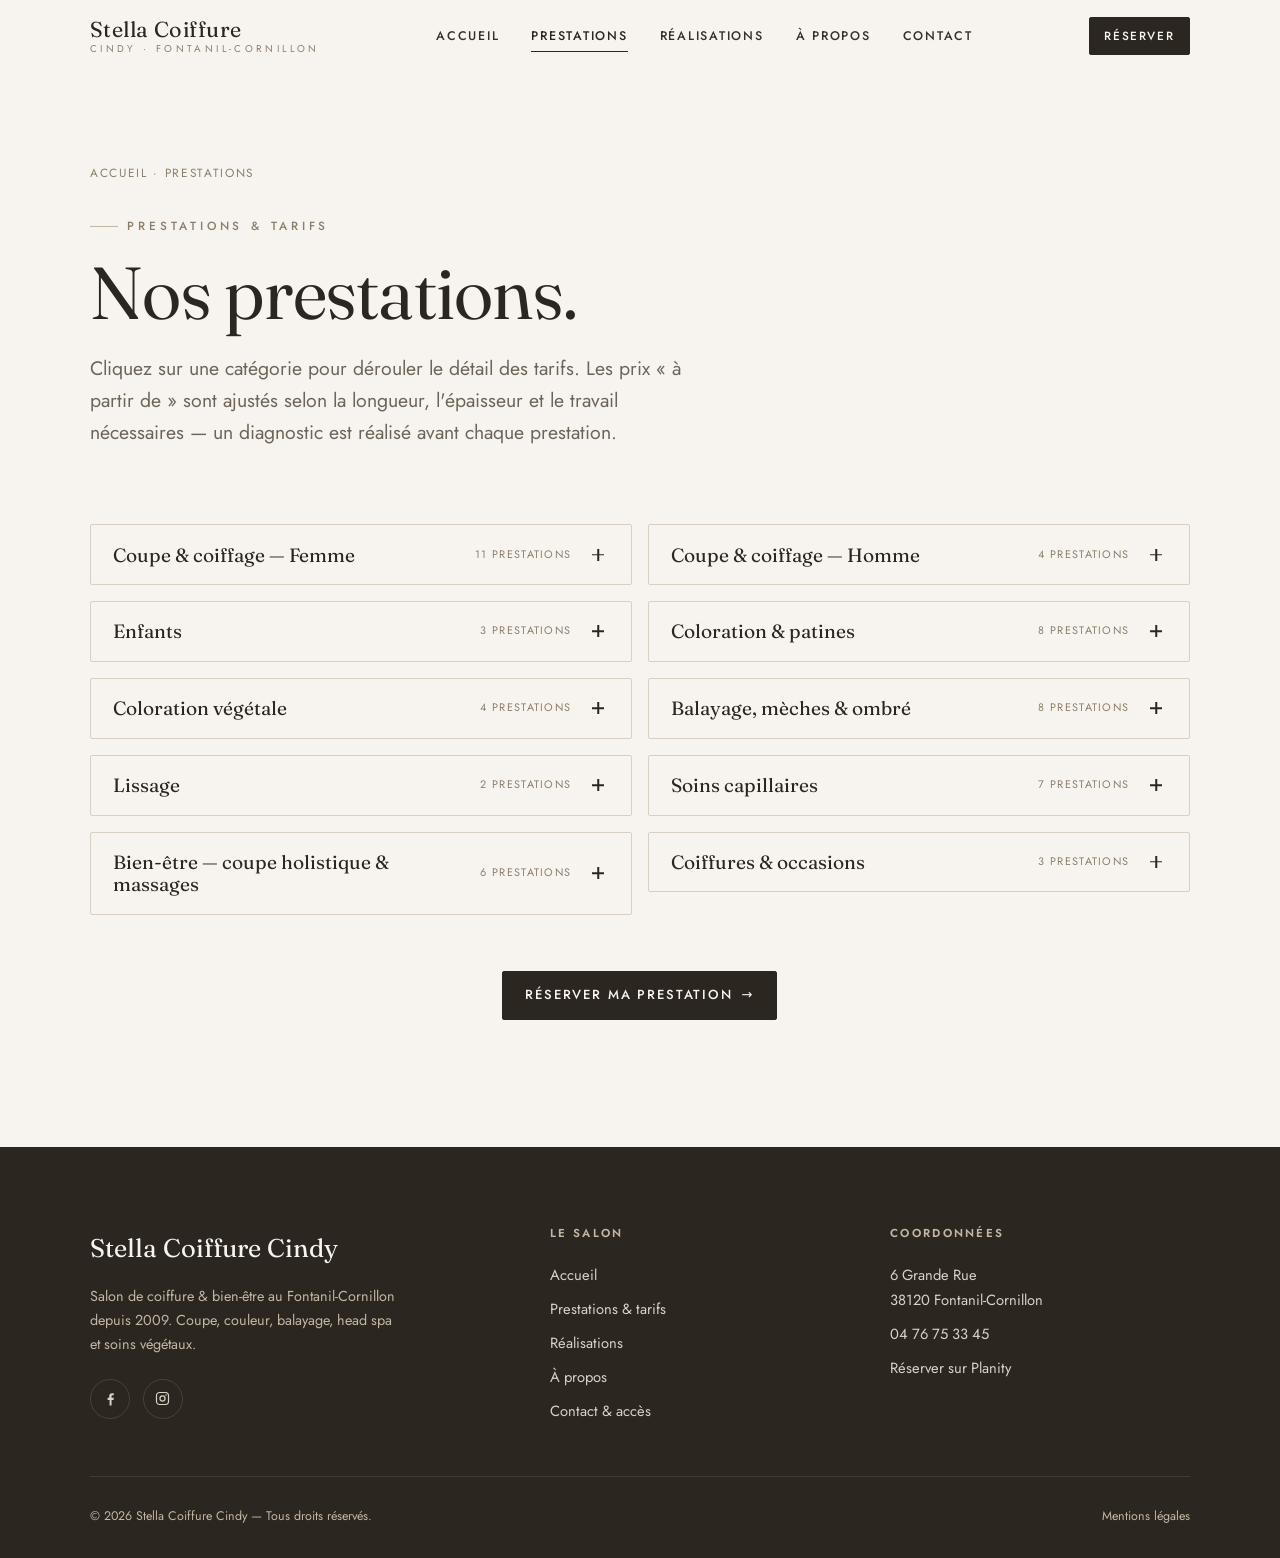
<file: prestations.html>
<!DOCTYPE html>
<html lang="fr" class="js">
<head>
<meta charset="UTF-8">
<meta name="viewport" content="width=device-width, initial-scale=1">
<title>Prestations & tarifs — Stella Coiffure Cindy, Fontanil-Cornillon</title>
<meta name="description" content="Tarifs du salon Stella Coiffure Cindy à Fontanil-Cornillon : coupe, brushing, coloration, coloration végétale, balayage, mèches, lissage, soins, head spa et massages bien-être.">
<link rel="canonical" href="https://www.stellacoiffure-cindy.fr/prestations.html">
<meta property="og:title" content="Prestations & tarifs — Stella Coiffure Cindy">
<meta property="og:description" content="Coupe, couleur, balayage, soins et bien-être. Découvrez tous les tarifs du salon.">
<meta property="og:image" content="assets/img/real-09.jpg">
<link rel="icon" href="assets/img/favicon.svg" type="image/svg+xml">
<link rel="preconnect" href="https://fonts.googleapis.com">
<link rel="preconnect" href="https://fonts.gstatic.com" crossorigin>
<link href="https://fonts.googleapis.com/css2?family=Fraunces:ital,opsz,wght@0,9..144,300..500;1,9..144,300..500&family=Jost:wght@400;500;600&display=swap" rel="stylesheet">
<link rel="stylesheet" href="assets/css/style.css">
<noscript><style>.js [data-reveal],.js [data-reveal-stagger]>*{opacity:1!important;transform:none!important}.js body{opacity:1!important}.js .acc-wrap{grid-template-rows:1fr!important}.js .acc-icon{display:none}</style></noscript>
</head>
<body>
<header class="site-header">
  <div class="container nav">
    <a href="index.html" class="brand" aria-label="Stella Coiffure Cindy, accueil">
      <span class="brand-name">Stella Coiffure</span>
      <span class="brand-sub">Cindy · Fontanil-Cornillon</span>
    </a>
    <nav class="nav-links" aria-label="Navigation principale">
      <a href="index.html">Accueil</a>
      <a href="prestations.html" aria-current="page">Prestations</a>
      <a href="realisations.html">Réalisations</a>
      <a href="a-propos.html">À propos</a>
      <a href="contact.html">Contact</a>
      <a class="btn btn--sm" href="https://www.planity.com/stella-coiffure-cindy-38120-fontanil-cornillon" target="_blank" rel="noopener">Réserver</a>
    </nav>
    <div class="nav-cta">
      <a class="btn btn--sm" href="https://www.planity.com/stella-coiffure-cindy-38120-fontanil-cornillon" target="_blank" rel="noopener">Réserver</a>
      <button class="nav-toggle" aria-label="Menu" aria-expanded="false"><span></span><span></span><span></span></button>
    </div>
  </div>
</header>

<main>
  <section class="page-head">
    <div class="container">
      <p class="breadcrumb" data-reveal><a href="index.html">Accueil</a> · Prestations</p>
      <p class="eyebrow" data-reveal>Prestations &amp; tarifs</p>
      <h1 data-reveal>Nos prestations.</h1>
      <p class="lead" data-reveal>Cliquez sur une catégorie pour dérouler le détail des tarifs. Les prix « à partir de » sont ajustés selon la longueur, l'épaisseur et le travail nécessaires — un diagnostic est réalisé avant chaque prestation.</p>
    </div>
  </section>

  <section class="section" style="padding-top:0">
    <div class="container">
      <!-- NOTE: Tarifs issus de la fiche Planity du salon — à faire valider par le client avant mise en ligne définitive. -->
      <div class="acc-grid" data-accordion data-reveal-stagger>

        <!-- COUPE FEMME -->
        <div class="acc-item">
          <button class="acc-head" aria-expanded="false" aria-controls="p-femme">
            <span class="acc-title">Coupe &amp; coiffage — Femme</span>
            <span class="acc-meta"><span class="acc-count">11 prestations</span><span class="acc-icon" aria-hidden="true"></span></span>
          </button>
          <div class="acc-wrap"><div class="acc-panel" id="p-femme" role="region" aria-label="Coupe et coiffage femme">
            <div class="price-list">
              <div class="price-row"><div><span class="pr-name">Shampooing + Brushing — court</span><span class="pr-dur">30 min</span></div><div class="pr-price">29 €</div></div>
              <div class="price-row"><div><span class="pr-name">Shampooing + Brushing — mi-long</span><span class="pr-dur">30 min</span></div><div class="pr-price">33 €</div></div>
              <div class="price-row"><div><span class="pr-name">Shampooing + Brushing — long</span><span class="pr-dur">45 min</span></div><div class="pr-price">36 €</div></div>
              <div class="price-row"><div><span class="pr-name">Shampooing + Brushing — très long</span><span class="pr-dur">45 min</span></div><div class="pr-price">40 €</div></div>
              <div class="price-row"><div><span class="pr-name">Shampooing + Coupe + Brushing — court</span><span class="pr-dur">30 min</span></div><div class="pr-price">38 €</div></div>
              <div class="price-row"><div><span class="pr-name">Shampooing + Coupe + Brushing — mi-long</span><span class="pr-dur">45 min</span></div><div class="pr-price">41 €</div></div>
              <div class="price-row"><div><span class="pr-name">Shampooing + Coupe + Brushing — long</span><span class="pr-dur">1 h</span></div><div class="pr-price">45 €</div></div>
              <div class="price-row"><div><span class="pr-name">Shampooing + Coupe mi-long <span class="pr-desc">sans séchage</span></span><span class="pr-dur">30 min</span></div><div class="pr-price">36 €</div></div>
              <div class="price-row"><div><span class="pr-name">Forfait étudiante</span><span class="pr-dur">30 min</span></div><div class="pr-price">32 €</div></div>
              <div class="price-row"><div><span class="pr-name">Supplément brushing <span class="pr-desc">jeunes filles</span></span><span class="pr-dur">15 min</span></div><div class="pr-price">10 €</div></div>
              <div class="price-row"><div><span class="pr-name">Supplément boucleur / lisseur</span><span class="pr-dur">15 min</span></div><div class="pr-price">5 €</div></div>
            </div>
          </div></div>
        </div>

        <!-- COUPE HOMME -->
        <div class="acc-item">
          <button class="acc-head" aria-expanded="false" aria-controls="p-homme">
            <span class="acc-title">Coupe &amp; coiffage — Homme</span>
            <span class="acc-meta"><span class="acc-count">4 prestations</span><span class="acc-icon" aria-hidden="true"></span></span>
          </button>
          <div class="acc-wrap"><div class="acc-panel" id="p-homme" role="region" aria-label="Coupe et coiffage homme">
            <div class="price-list">
              <div class="price-row"><div><span class="pr-name">Shampooing + Coupe + Coiffage</span><span class="pr-dur">30 min</span></div><div class="pr-price">22 €</div></div>
              <div class="price-row"><div><span class="pr-name">Shampooing + Tondeuse</span><span class="pr-dur">30 min</span></div><div class="pr-price">16 €</div></div>
              <div class="price-row"><div><span class="pr-name">Taille de barbe</span><span class="pr-dur">15 min</span></div><div class="pr-price">12 €</div></div>
              <div class="price-row"><div><span class="pr-name">Forfait étudiant</span><span class="pr-dur">30 min</span></div><div class="pr-price">20 €</div></div>
            </div>
          </div></div>
        </div>

        <!-- ENFANTS -->
        <div class="acc-item">
          <button class="acc-head" aria-expanded="false" aria-controls="p-enfants">
            <span class="acc-title">Enfants</span>
            <span class="acc-meta"><span class="acc-count">3 prestations</span><span class="acc-icon" aria-hidden="true"></span></span>
          </button>
          <div class="acc-wrap"><div class="acc-panel" id="p-enfants" role="region" aria-label="Enfants">
            <div class="price-list">
              <div class="price-row"><div><span class="pr-name">0 à 2 ans</span><span class="pr-dur">30 min</span></div><div class="pr-price">12 €</div></div>
              <div class="price-row"><div><span class="pr-name">2 à 8 ans</span><span class="pr-dur">30 min</span></div><div class="pr-price">16 €</div></div>
              <div class="price-row"><div><span class="pr-name">8 à 12 ans</span><span class="pr-dur">30 min</span></div><div class="pr-price">19 €</div></div>
            </div>
          </div></div>
        </div>

        <!-- COLORATION -->
        <div class="acc-item">
          <button class="acc-head" aria-expanded="false" aria-controls="p-coloration">
            <span class="acc-title">Coloration &amp; patines</span>
            <span class="acc-meta"><span class="acc-count">8 prestations</span><span class="acc-icon" aria-hidden="true"></span></span>
          </button>
          <div class="acc-wrap"><div class="acc-panel" id="p-coloration" role="region" aria-label="Coloration et patines">
            <div class="price-list">
              <div class="price-row"><div><span class="pr-name">Coloration + Brushing — court</span><span class="pr-dur">1 h 30</span></div><div class="pr-price"><span class="from">à partir de</span>66 €</div></div>
              <div class="price-row"><div><span class="pr-name">Coloration + Brushing — mi-long</span><span class="pr-dur">1 h 30</span></div><div class="pr-price"><span class="from">à partir de</span>73 €</div></div>
              <div class="price-row"><div><span class="pr-name">Coloration + Brushing — long</span><span class="pr-dur">1 h 30</span></div><div class="pr-price"><span class="from">à partir de</span>76 €</div></div>
              <div class="price-row"><div><span class="pr-name">Coloration + Coupe + Brushing — court</span><span class="pr-dur">1 h 30</span></div><div class="pr-price"><span class="from">à partir de</span>75 €</div></div>
              <div class="price-row"><div><span class="pr-name">Coloration + Coupe + Brushing — mi-long</span><span class="pr-dur">1 h 45</span></div><div class="pr-price"><span class="from">à partir de</span>81 €</div></div>
              <div class="price-row"><div><span class="pr-name">Patine — court</span><span class="pr-dur">30 min</span></div><div class="pr-price">25 €</div></div>
              <div class="price-row"><div><span class="pr-name">Patine — mi-long à long</span><span class="pr-dur">30 min</span></div><div class="pr-price">30 €</div></div>
              <div class="price-row"><div><span class="pr-name">Dose supplémentaire</span><span class="pr-dur">30 min</span></div><div class="pr-price"><span class="from">à partir de</span>10 €</div></div>
            </div>
          </div></div>
        </div>

        <!-- COLORATION VEGETALE -->
        <div class="acc-item">
          <button class="acc-head" aria-expanded="false" aria-controls="p-vegetale">
            <span class="acc-title">Coloration végétale</span>
            <span class="acc-meta"><span class="acc-count">4 prestations</span><span class="acc-icon" aria-hidden="true"></span></span>
          </button>
          <div class="acc-wrap"><div class="acc-panel" id="p-vegetale" role="region" aria-label="Coloration végétale">
            <div class="price-list">
              <div class="price-row"><div><span class="pr-name">Formule 1 <span class="pr-desc">application + shampooing, coupe &amp; brushing</span></span><span class="pr-dur">1 h 40</span></div><div class="pr-price"><span class="from">à partir de</span>80 €</div></div>
              <div class="price-row"><div><span class="pr-name">Formule 1 <span class="pr-desc">application seule</span></span><span class="pr-dur">1 h 40</span></div><div class="pr-price"><span class="from">à partir de</span>70 €</div></div>
              <div class="price-row"><div><span class="pr-name">Formule 2 <span class="pr-desc">applications + shampooing, coupe &amp; brushing</span></span><span class="pr-dur">2 h 45</span></div><div class="pr-price"><span class="from">à partir de</span>95 €</div></div>
              <div class="price-row"><div><span class="pr-name">Formule 2 <span class="pr-desc">applications + shampooing &amp; brushing</span></span><span class="pr-dur">2 h 45</span></div><div class="pr-price"><span class="from">à partir de</span>85 €</div></div>
            </div>
          </div></div>
        </div>

        <!-- BALAYAGE -->
        <div class="acc-item">
          <button class="acc-head" aria-expanded="false" aria-controls="p-balayage">
            <span class="acc-title">Balayage, mèches &amp; ombré</span>
            <span class="acc-meta"><span class="acc-count">8 prestations</span><span class="acc-icon" aria-hidden="true"></span></span>
          </button>
          <div class="acc-wrap"><div class="acc-panel" id="p-balayage" role="region" aria-label="Balayage, mèches et ombré">
            <div class="price-list">
              <div class="price-row"><div><span class="pr-name">Mèches — court</span><span class="pr-dur">2 h 15</span></div><div class="pr-price"><span class="from">à partir de</span>50 €</div></div>
              <div class="price-row"><div><span class="pr-name">Mèches — mi-long</span><span class="pr-dur">2 h 45</span></div><div class="pr-price"><span class="from">à partir de</span>90 €</div></div>
              <div class="price-row"><div><span class="pr-name">Mèches — long</span><span class="pr-dur">3 h 15</span></div><div class="pr-price"><span class="from">à partir de</span>140 €</div></div>
              <div class="price-row"><div><span class="pr-name">Mèches 2 tons — court</span><span class="pr-dur">2 h 15</span></div><div class="pr-price"><span class="from">à partir de</span>70 €</div></div>
              <div class="price-row"><div><span class="pr-name">Mèches 2 tons — mi-long</span><span class="pr-dur">2 h 45</span></div><div class="pr-price"><span class="from">à partir de</span>110 €</div></div>
              <div class="price-row"><div><span class="pr-name">Ombré — mi-long</span><span class="pr-dur">2 h 30</span></div><div class="pr-price"><span class="from">à partir de</span>100 €</div></div>
              <div class="price-row"><div><span class="pr-name">Ombré — long</span><span class="pr-dur">3 h</span></div><div class="pr-price"><span class="from">à partir de</span>150 €</div></div>
              <div class="price-row"><div><span class="pr-name">Décoloration</span><span class="pr-dur">30 min</span></div><div class="pr-price">40 €</div></div>
            </div>
          </div></div>
        </div>

        <!-- LISSAGE -->
        <div class="acc-item">
          <button class="acc-head" aria-expanded="false" aria-controls="p-lissage">
            <span class="acc-title">Lissage</span>
            <span class="acc-meta"><span class="acc-count">2 prestations</span><span class="acc-icon" aria-hidden="true"></span></span>
          </button>
          <div class="acc-wrap"><div class="acc-panel" id="p-lissage" role="region" aria-label="Lissage">
            <div class="price-list">
              <div class="price-row"><div><span class="pr-name">Lissage — court à mi-long</span><span class="pr-dur">1 h 30</span></div><div class="pr-price">150 – 200 €</div></div>
              <div class="price-row"><div><span class="pr-name">Lissage — long</span><span class="pr-dur">1 h 30</span></div><div class="pr-price">250 €</div></div>
            </div>
          </div></div>
        </div>

        <!-- SOINS -->
        <div class="acc-item">
          <button class="acc-head" aria-expanded="false" aria-controls="p-soins">
            <span class="acc-title">Soins capillaires</span>
            <span class="acc-meta"><span class="acc-count">7 prestations</span><span class="acc-icon" aria-hidden="true"></span></span>
          </button>
          <div class="acc-wrap"><div class="acc-panel" id="p-soins" role="region" aria-label="Soins capillaires">
            <div class="price-list">
              <div class="price-row"><div><span class="pr-name">Soin Vishnu Priya <span class="pr-desc">9 plantes ayurvédiques</span></span><span class="pr-dur">30 min</span></div><div class="pr-price"><span class="from">à partir de</span>20 €</div></div>
              <div class="price-row"><div><span class="pr-name">Soin profond <span class="pr-desc">fauteuil massant + vapeur</span></span><span class="pr-dur">15 min</span></div><div class="pr-price">15 €</div></div>
              <div class="price-row"><div><span class="pr-name">Soin profond <span class="pr-desc">fauteuil massant + vapeur + massage crânien</span></span><span class="pr-dur">20 min</span></div><div class="pr-price">20 €</div></div>
              <div class="price-row"><div><span class="pr-name">Dépollution — court</span><span class="pr-dur">30 min</span></div><div class="pr-price">38 €</div></div>
              <div class="price-row"><div><span class="pr-name">Dépollution — mi-long</span><span class="pr-dur">30 min</span></div><div class="pr-price">42 €</div></div>
              <div class="price-row"><div><span class="pr-name">Dépollution — long</span><span class="pr-dur">30 min</span></div><div class="pr-price">46 €</div></div>
              <div class="price-row"><div><span class="pr-name">Après-shampooing</span><span class="pr-dur">3 min</span></div><div class="pr-price">8 €</div></div>
            </div>
          </div></div>
        </div>

        <!-- BIEN-ETRE -->
        <div class="acc-item" id="bien-etre">
          <button class="acc-head" aria-expanded="false" aria-controls="p-bienetre">
            <span class="acc-title">Bien-être — coupe holistique &amp; massages</span>
            <span class="acc-meta"><span class="acc-count">6 prestations</span><span class="acc-icon" aria-hidden="true"></span></span>
          </button>
          <div class="acc-wrap"><div class="acc-panel" id="p-bienetre" role="region" aria-label="Bien-être, coupe holistique et massages">
            <div class="price-list">
              <div class="price-row"><div><span class="pr-name">Coupe holistique</span><span class="pr-dur">1 h</span></div><div class="pr-price">70 – 110 €</div></div>
              <div class="price-row"><div><span class="pr-name">Massage ancrage aux argiles sacrées</span><span class="pr-dur">45 min</span></div><div class="pr-price">90 €</div></div>
              <div class="price-row"><div><span class="pr-name">Massage tibétain</span><span class="pr-dur">1 h</span></div><div class="pr-price">120 €</div></div>
              <div class="price-row"><div><span class="pr-name">Massage lumière</span><span class="pr-dur">1 h</span></div><div class="pr-price">120 €</div></div>
              <div class="price-row"><div><span class="pr-name">Massage renaissance</span><span class="pr-dur">1 h</span></div><div class="pr-price">120 €</div></div>
              <div class="price-row"><div><span class="pr-name">Massage équilibre</span><span class="pr-dur">1 h</span></div><div class="pr-price">130 €</div></div>
            </div>
          </div></div>
        </div>

        <!-- OCCASIONS -->
        <div class="acc-item">
          <button class="acc-head" aria-expanded="false" aria-controls="p-occasions">
            <span class="acc-title">Coiffures &amp; occasions</span>
            <span class="acc-meta"><span class="acc-count">3 prestations</span><span class="acc-icon" aria-hidden="true"></span></span>
          </button>
          <div class="acc-wrap"><div class="acc-panel" id="p-occasions" role="region" aria-label="Coiffures et occasions">
            <div class="price-list">
              <div class="price-row"><div><span class="pr-name">Attache</span><span class="pr-dur">30 min</span></div><div class="pr-price">30 €</div></div>
              <div class="price-row"><div><span class="pr-name">Chignon</span><span class="pr-dur">30 min</span></div><div class="pr-price">70 €</div></div>
              <div class="price-row"><div><span class="pr-name">Forfait mariée</span></div><div class="pr-price">200 €</div></div>
            </div>
          </div></div>
        </div>

      </div><!-- /.acc-grid -->

      <div class="cta-band" style="margin-top:3.5rem" data-reveal>
        <a class="btn" href="https://www.planity.com/stella-coiffure-cindy-38120-fontanil-cornillon" target="_blank" rel="noopener">Réserver ma prestation <span class="arrow">→</span></a>
      </div>
    </div>
  </section>
</main>

<footer class="site-footer">
  <div class="container">
    <div class="footer-top">
      <div class="footer-brand">
        <span class="brand-name">Stella Coiffure Cindy</span>
        <p>Salon de coiffure &amp; bien-être au Fontanil-Cornillon depuis 2009. Coupe, couleur, balayage, head spa et soins végétaux.</p>
        <div class="social-row">
          <a href="https://www.facebook.com/Stellacoiffurecindy/" target="_blank" rel="noopener" aria-label="Facebook">
            <svg viewBox="0 0 24 24" fill="currentColor"><path d="M13.5 22v-8h2.7l.4-3.1h-3.1V8.9c0-.9.25-1.5 1.5-1.5h1.6V4.6c-.3 0-1.3-.1-2.4-.1-2.4 0-4 1.5-4 4.1v2.3H7.9V14h2.8v8z"/></svg>
          </a>
          <a href="https://www.instagram.com/coup_de_tete_coiffure_/" target="_blank" rel="noopener" aria-label="Instagram">
            <svg viewBox="0 0 24 24" fill="none" stroke="currentColor" stroke-width="1.7"><rect x="3.5" y="3.5" width="17" height="17" rx="4.5"/><circle cx="12" cy="12" r="3.6"/><circle cx="17" cy="7" r="1" fill="currentColor" stroke="none"/></svg>
          </a>
        </div>
      </div>
      <nav class="footer-col" aria-label="Pied de page">
        <h4>Le salon</h4>
        <a href="index.html">Accueil</a>
        <a href="prestations.html">Prestations &amp; tarifs</a>
        <a href="realisations.html">Réalisations</a>
        <a href="a-propos.html">À propos</a>
        <a href="contact.html">Contact &amp; accès</a>
      </nav>
      <div class="footer-col">
        <h4>Coordonnées</h4>
        <a href="https://maps.google.com/?q=Stella+Coiffure+Cindy,+6+Grande+Rue,+38120+Fontanil-Cornillon" target="_blank" rel="noopener">6 Grande Rue<br>38120 Fontanil-Cornillon</a>
        <a href="tel:+33476753345">04 76 75 33 45</a>
        <a href="https://www.planity.com/stella-coiffure-cindy-38120-fontanil-cornillon" target="_blank" rel="noopener">Réserver sur Planity</a>
      </div>
    </div>
    <div class="footer-bottom">
      <span>© <span data-year>2026</span> Stella Coiffure Cindy — Tous droits réservés.</span>
      <span><a href="mentions-legales.html">Mentions légales</a></span>
    </div>
  </div>
</footer>

<div class="mobile-bar">
  <a class="btn call" href="tel:+33476753345" aria-label="Appeler le salon">
    <svg viewBox="0 0 24 24" fill="none" stroke="currentColor" stroke-width="1.8"><path d="M5 4h3l1.5 4-2 1.5a12 12 0 0 0 5.5 5.5L15 17l4 1.5V21a1 1 0 0 1-1 1A16 16 0 0 1 3 7a1 1 0 0 1 1-1z"/></svg>
  </a>
  <a class="btn" href="https://www.planity.com/stella-coiffure-cindy-38120-fontanil-cornillon" target="_blank" rel="noopener">Réserver</a>
</div>

<script src="assets/js/main.js" defer></script>
</body>
</html>
</file>
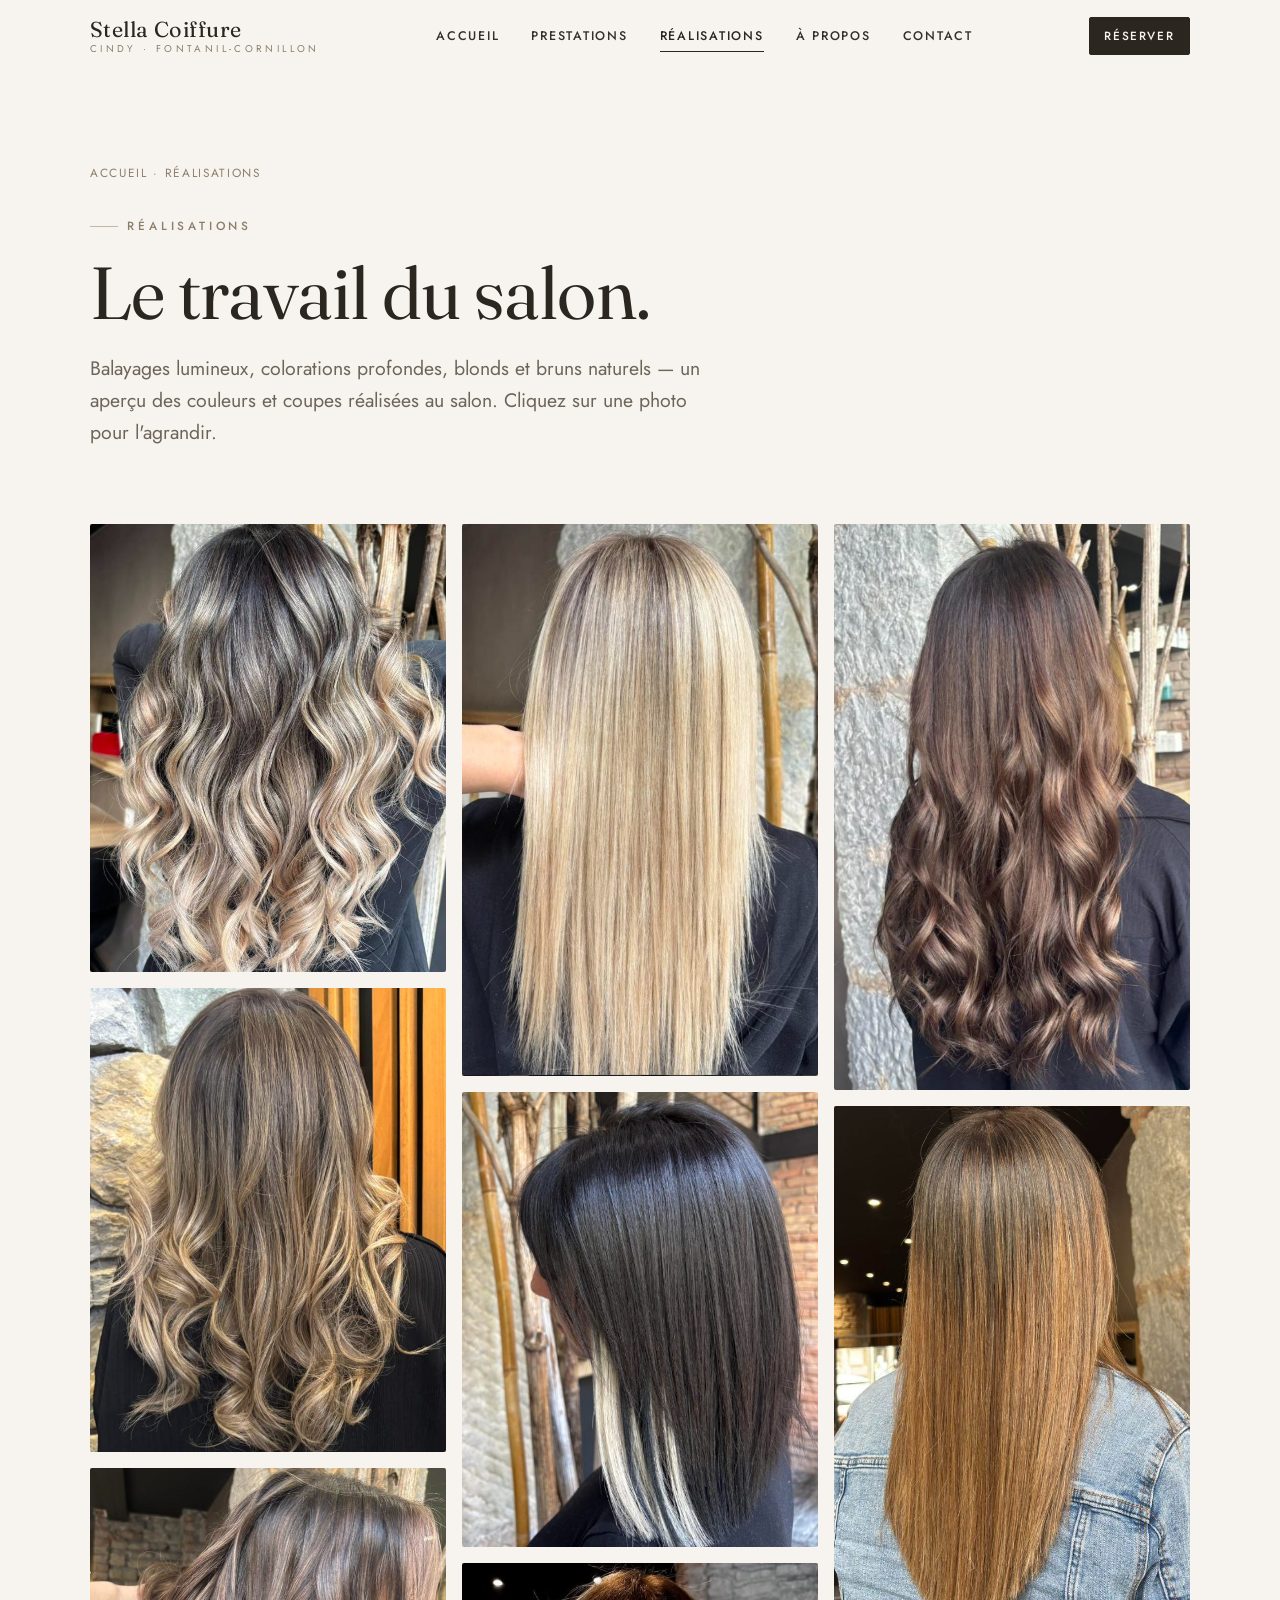
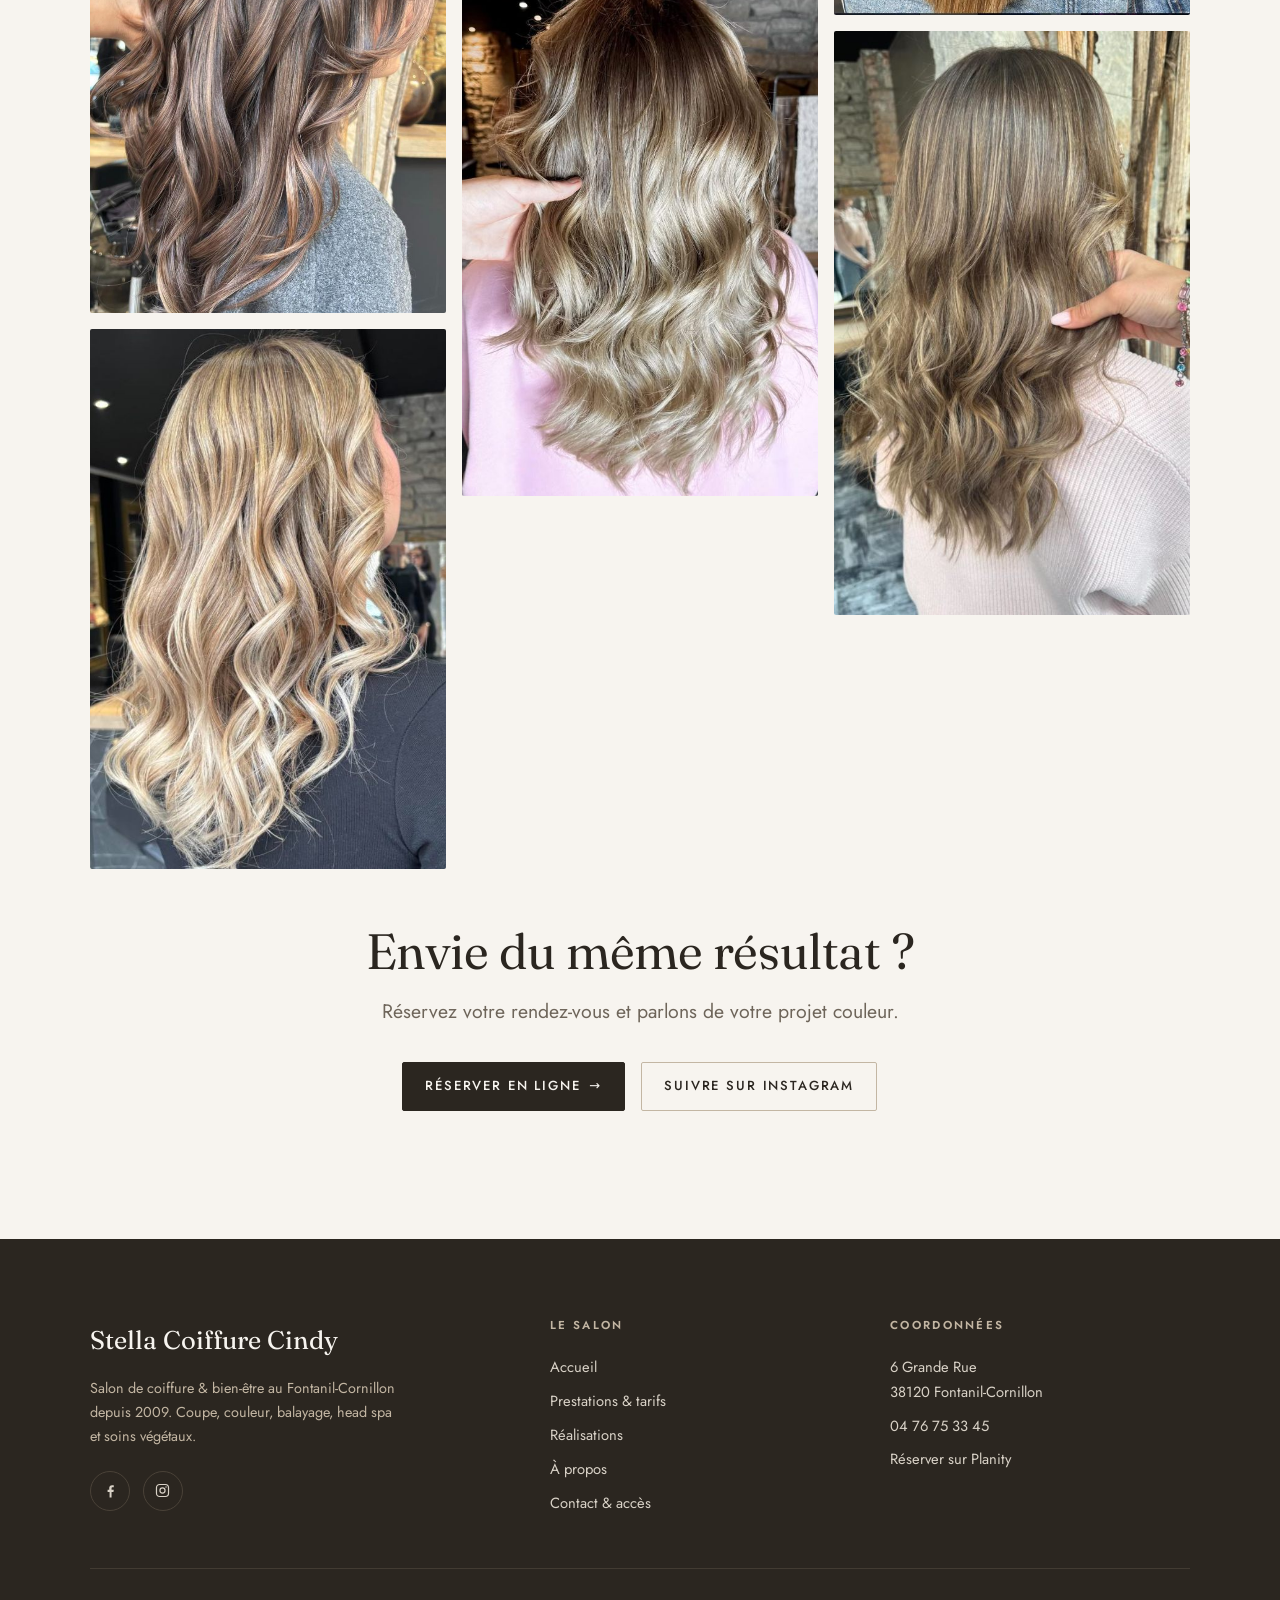
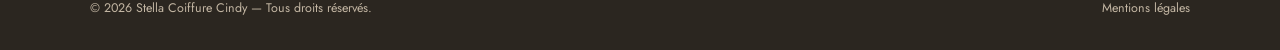
<file: realisations.html>
<!DOCTYPE html>
<html lang="fr" class="js">
<head>
<meta charset="UTF-8">
<meta name="viewport" content="width=device-width, initial-scale=1">
<title>Réalisations — Stella Coiffure Cindy, Fontanil-Cornillon</title>
<meta name="description" content="Balayages, colorations, blonds et bruns : découvrez les réalisations du salon Stella Coiffure Cindy à Fontanil-Cornillon.">
<link rel="canonical" href="https://www.stellacoiffure-cindy.fr/realisations.html">
<meta property="og:title" content="Réalisations — Stella Coiffure Cindy">
<meta property="og:description" content="Balayages, colorations et coupes réalisés au salon à Fontanil-Cornillon.">
<meta property="og:image" content="assets/img/real-02.jpg">
<link rel="icon" href="assets/img/favicon.svg" type="image/svg+xml">
<link rel="preconnect" href="https://fonts.googleapis.com">
<link rel="preconnect" href="https://fonts.gstatic.com" crossorigin>
<link href="https://fonts.googleapis.com/css2?family=Fraunces:ital,opsz,wght@0,9..144,300..500;1,9..144,300..500&family=Jost:wght@400;500;600&display=swap" rel="stylesheet">
<link rel="stylesheet" href="assets/css/style.css">
<noscript><style>.js [data-reveal],.js [data-reveal-stagger]>*{opacity:1!important;transform:none!important}.js body{opacity:1!important}</style></noscript>
</head>
<body>
<header class="site-header">
  <div class="container nav">
    <a href="index.html" class="brand" aria-label="Stella Coiffure Cindy, accueil">
      <span class="brand-name">Stella Coiffure</span>
      <span class="brand-sub">Cindy · Fontanil-Cornillon</span>
    </a>
    <nav class="nav-links" aria-label="Navigation principale">
      <a href="index.html">Accueil</a>
      <a href="prestations.html">Prestations</a>
      <a href="realisations.html" aria-current="page">Réalisations</a>
      <a href="a-propos.html">À propos</a>
      <a href="contact.html">Contact</a>
      <a class="btn btn--sm" href="https://www.planity.com/stella-coiffure-cindy-38120-fontanil-cornillon" target="_blank" rel="noopener">Réserver</a>
    </nav>
    <div class="nav-cta">
      <a class="btn btn--sm" href="https://www.planity.com/stella-coiffure-cindy-38120-fontanil-cornillon" target="_blank" rel="noopener">Réserver</a>
      <button class="nav-toggle" aria-label="Menu" aria-expanded="false"><span></span><span></span><span></span></button>
    </div>
  </div>
</header>

<main>
  <section class="page-head">
    <div class="container">
      <p class="breadcrumb" data-reveal><a href="index.html">Accueil</a> · Réalisations</p>
      <p class="eyebrow" data-reveal>Réalisations</p>
      <h1 data-reveal>Le travail du salon.</h1>
      <p class="lead" data-reveal>Balayages lumineux, colorations profondes, blonds et bruns naturels — un aperçu des couleurs et coupes réalisées au salon. Cliquez sur une photo pour l'agrandir.</p>
    </div>
  </section>

  <section class="section" style="padding-top:0">
    <div class="container">
      <div class="gallery" data-lightbox data-reveal-stagger>
        <figure data-full="assets/img/real-02.jpg"><img src="assets/img/real-02.jpg" width="701" height="882" alt="Balayage contrasté sur base foncée, boucles glamour" loading="lazy"></figure>
        <figure data-full="assets/img/real-01.jpg"><img src="assets/img/real-01.jpg" width="646" height="842" alt="Balayage blond doré sur cheveux longs bouclés" loading="lazy"></figure>
        <figure data-full="assets/img/real-09.jpg"><img src="assets/img/real-09.jpg" width="706" height="883" alt="Balayage châtain brun aux reflets cuivrés" loading="lazy"></figure>
        <figure data-full="assets/img/real-08.jpg"><img src="assets/img/real-08.jpg" width="574" height="871" alt="Blond doré wavy aux reflets lumineux" loading="lazy"></figure>
        <figure data-full="assets/img/real-03.jpg"><img src="assets/img/real-03.jpg" width="571" height="885" alt="Blond lumineux lissé aux racines fondues" loading="lazy"></figure>
        <figure data-full="assets/img/real-06.jpg"><img src="assets/img/real-06.jpg" width="552" height="706" alt="Mèche contrastée blond platine sur cheveux bruns" loading="lazy"></figure>
        <figure data-full="assets/img/real-10.jpg"><img src="assets/img/real-10.jpg" width="576" height="862" alt="Balayage blond beige ondulé" loading="lazy"></figure>
        <figure data-full="assets/img/real-05.jpg"><img src="assets/img/real-05.jpg" width="530" height="842" alt="Brushing wavy châtain aux reflets caramel" loading="lazy"></figure>
        <figure data-full="assets/img/real-04.jpg"><img src="assets/img/real-04.jpg" width="622" height="890" alt="Coloration caramel lissée sur cheveux longs" loading="lazy"></figure>
        <figure data-full="assets/img/real-07.jpg"><img src="assets/img/real-07.jpg" width="510" height="837" alt="Balayage bronde naturel sur cheveux mi-longs" loading="lazy"></figure>
      </div>

      <div class="cta-band" style="margin-top:3.5rem" data-reveal>
        <h2>Envie du même résultat&nbsp;?</h2>
        <p class="lead">Réservez votre rendez-vous et parlons de votre projet couleur.</p>
        <div class="cta-actions">
          <a class="btn" href="https://www.planity.com/stella-coiffure-cindy-38120-fontanil-cornillon" target="_blank" rel="noopener">Réserver en ligne <span class="arrow">→</span></a>
          <a class="btn btn--ghost" href="https://www.instagram.com/coup_de_tete_coiffure_/" target="_blank" rel="noopener">Suivre sur Instagram</a>
        </div>
      </div>
    </div>
  </section>
</main>

<footer class="site-footer">
  <div class="container">
    <div class="footer-top">
      <div class="footer-brand">
        <span class="brand-name">Stella Coiffure Cindy</span>
        <p>Salon de coiffure &amp; bien-être au Fontanil-Cornillon depuis 2009. Coupe, couleur, balayage, head spa et soins végétaux.</p>
        <div class="social-row">
          <a href="https://www.facebook.com/Stellacoiffurecindy/" target="_blank" rel="noopener" aria-label="Facebook">
            <svg viewBox="0 0 24 24" fill="currentColor"><path d="M13.5 22v-8h2.7l.4-3.1h-3.1V8.9c0-.9.25-1.5 1.5-1.5h1.6V4.6c-.3 0-1.3-.1-2.4-.1-2.4 0-4 1.5-4 4.1v2.3H7.9V14h2.8v8z"/></svg>
          </a>
          <a href="https://www.instagram.com/coup_de_tete_coiffure_/" target="_blank" rel="noopener" aria-label="Instagram">
            <svg viewBox="0 0 24 24" fill="none" stroke="currentColor" stroke-width="1.7"><rect x="3.5" y="3.5" width="17" height="17" rx="4.5"/><circle cx="12" cy="12" r="3.6"/><circle cx="17" cy="7" r="1" fill="currentColor" stroke="none"/></svg>
          </a>
        </div>
      </div>
      <nav class="footer-col" aria-label="Pied de page">
        <h4>Le salon</h4>
        <a href="index.html">Accueil</a>
        <a href="prestations.html">Prestations &amp; tarifs</a>
        <a href="realisations.html">Réalisations</a>
        <a href="a-propos.html">À propos</a>
        <a href="contact.html">Contact &amp; accès</a>
      </nav>
      <div class="footer-col">
        <h4>Coordonnées</h4>
        <a href="https://maps.google.com/?q=Stella+Coiffure+Cindy,+6+Grande+Rue,+38120+Fontanil-Cornillon" target="_blank" rel="noopener">6 Grande Rue<br>38120 Fontanil-Cornillon</a>
        <a href="tel:+33476753345">04 76 75 33 45</a>
        <a href="https://www.planity.com/stella-coiffure-cindy-38120-fontanil-cornillon" target="_blank" rel="noopener">Réserver sur Planity</a>
      </div>
    </div>
    <div class="footer-bottom">
      <span>© <span data-year>2026</span> Stella Coiffure Cindy — Tous droits réservés.</span>
      <span><a href="mentions-legales.html">Mentions légales</a></span>
    </div>
  </div>
</footer>

<div class="mobile-bar">
  <a class="btn call" href="tel:+33476753345" aria-label="Appeler le salon">
    <svg viewBox="0 0 24 24" fill="none" stroke="currentColor" stroke-width="1.8"><path d="M5 4h3l1.5 4-2 1.5a12 12 0 0 0 5.5 5.5L15 17l4 1.5V21a1 1 0 0 1-1 1A16 16 0 0 1 3 7a1 1 0 0 1 1-1z"/></svg>
  </a>
  <a class="btn" href="https://www.planity.com/stella-coiffure-cindy-38120-fontanil-cornillon" target="_blank" rel="noopener">Réserver</a>
</div>

<script src="assets/js/main.js" defer></script>
</body>
</html>
</file>
<file: assets/css/style.css>
/* =========================================================
   Stella Coiffure (Cindy) — Fontanil-Cornillon
   Design system : greige clair, éditorial, sobre & premium
   ========================================================= */

:root{
  /* Palette — claire gris beige */
  --cream:      #F7F4EF;
  --cream-2:    #F1ECE4;
  --sand:       #EAE3D8;
  --greige:     #C3B6A3;
  --greige-line:#D8CFC2;
  --taupe:      #8C7E6B;
  --ink:        #2B2620;
  --ink-soft:   #5C534710;
  --text:       #35302A;
  --text-soft:  #6E655A;
  --white:      #FFFFFF;

  /* Typo */
  --serif: "Fraunces", Georgia, "Times New Roman", serif;
  --sans:  "Jost", system-ui, -apple-system, "Segoe UI", sans-serif;

  /* Mesure */
  --container: 1180px;
  --radius: 2px;
  --ease: cubic-bezier(.22,.61,.36,1);

  --shadow-soft: 0 18px 40px -24px rgba(43,38,32,.35);
}

/* ---------- Reset ---------- */
*,*::before,*::after{ box-sizing:border-box; }
html{ -webkit-text-size-adjust:100%; scroll-behavior:smooth; }
@media (prefers-reduced-motion: reduce){ html{ scroll-behavior:auto; } }
body{
  margin:0;
  font-family:var(--sans);
  color:var(--text);
  background:var(--cream);
  line-height:1.65;
  font-size:clamp(16px,1vw + 14px,17px);
  -webkit-font-smoothing:antialiased;
  text-rendering:optimizeLegibility;
  overflow-x:hidden;
}
img{ max-width:100%; display:block; height:auto; }
a{ color:inherit; text-decoration:none; }
button{ font:inherit; cursor:pointer; }
ul{ margin:0; padding:0; list-style:none; }

h1,h2,h3,h4{
  font-family:var(--serif);
  font-weight:380;
  line-height:1.08;
  letter-spacing:-.01em;
  color:var(--ink);
  margin:0;
  font-optical-sizing:auto;
}
h1{ font-size:clamp(2.6rem,6vw,4.6rem); }
h2{ font-size:clamp(2rem,4.2vw,3.1rem); }
h3{ font-size:clamp(1.3rem,2.2vw,1.6rem); }
p{ margin:0 0 1em; }

.container{ width:100%; max-width:var(--container); margin-inline:auto; padding-inline:clamp(20px,5vw,40px); }
.section{ padding-block:clamp(64px,10vw,130px); }
.section--sand{ background:var(--cream-2); }
.section--ink{ background:var(--ink); color:var(--cream); }
.section--ink h2,.section--ink h3{ color:var(--cream); }

/* ---------- Typographic helpers ---------- */
.eyebrow{
  font-family:var(--sans);
  font-size:.74rem;
  letter-spacing:.32em;
  text-transform:uppercase;
  color:var(--taupe);
  font-weight:500;
  margin:0 0 1.1rem;
  display:inline-flex;
  align-items:center;
  gap:.8em;
}
.eyebrow::before{
  content:""; width:28px; height:1px; background:var(--greige); display:inline-block;
}
.section--ink .eyebrow{ color:var(--greige); }
.lead{ font-size:clamp(1.05rem,1.6vw,1.22rem); color:var(--text-soft); max-width:52ch; }
.serif-accent{ font-family:var(--serif); font-style:italic; }

/* ---------- Buttons ---------- */
.btn{
  --bg:var(--ink); --fg:var(--cream);
  display:inline-flex; align-items:center; gap:.65em;
  background:var(--bg); color:var(--fg);
  padding:.95em 1.7em;
  font-size:.82rem; letter-spacing:.14em; text-transform:uppercase; font-weight:500;
  border:1px solid var(--bg);
  border-radius:var(--radius);
  transition:transform .3s var(--ease), background-color .3s var(--ease), color .3s var(--ease), box-shadow .3s var(--ease);
  will-change:transform;
}
.btn:hover{ transform:translateY(-2px); box-shadow:var(--shadow-soft); }
.btn:active{ transform:translateY(0); }
.btn .arrow{ transition:transform .3s var(--ease); }
.btn:hover .arrow{ transform:translateX(4px); }
.btn--ghost{
  --bg:transparent; --fg:var(--ink);
  border-color:var(--greige);
}
.btn--ghost:hover{ background:var(--ink); color:var(--cream); border-color:var(--ink); }
.btn--light{ --bg:var(--cream); --fg:var(--ink); border-color:var(--cream); }
.btn--sm{ padding:.7em 1.2em; font-size:.74rem; }

.textlink{
  display:inline-flex; align-items:center; gap:.5em;
  font-size:.82rem; letter-spacing:.12em; text-transform:uppercase; font-weight:500;
  color:var(--ink);
  padding-bottom:.25em;
  background-image:linear-gradient(var(--taupe),var(--taupe));
  background-size:0% 1px; background-position:0 100%; background-repeat:no-repeat;
  transition:background-size .35s var(--ease), color .3s var(--ease);
}
.textlink:hover{ background-size:100% 1px; color:var(--taupe); }
.textlink .arrow{ transition:transform .3s var(--ease); }
.textlink:hover .arrow{ transform:translateX(4px); }

/* ---------- Focus ---------- */
:focus-visible{ outline:2px solid var(--taupe); outline-offset:3px; border-radius:1px; }

/* =========================================================
   HEADER
   ========================================================= */
.site-header{
  position:sticky; top:0; z-index:100;
  background:rgba(247,244,239,.82);
  backdrop-filter:saturate(140%) blur(10px);
  border-bottom:1px solid transparent;
  transition:border-color .4s var(--ease), background-color .4s var(--ease);
}
.site-header.is-scrolled{ border-bottom-color:var(--greige-line); background:rgba(247,244,239,.94); }
.nav{
  display:flex; align-items:center; justify-content:space-between;
  height:72px; gap:1.5rem;
}
.brand{ display:flex; flex-direction:column; line-height:1; }
.brand .brand-name{ font-family:var(--serif); font-size:1.35rem; letter-spacing:.02em; color:var(--ink); }
.brand .brand-sub{ font-size:.62rem; letter-spacing:.34em; text-transform:uppercase; color:var(--taupe); margin-top:.35em; }

.nav-links{ display:flex; align-items:center; gap:2rem; }
.nav-links > .btn{ display:none; } /* doublon masqué sur desktop ; visible seulement dans le menu mobile */
.nav-links a{
  font-size:.78rem; letter-spacing:.14em; text-transform:uppercase; font-weight:500; color:var(--text);
  position:relative; padding:.3em 0;
  transition:color .3s var(--ease);
}
.nav-links a::after{
  content:""; position:absolute; left:0; bottom:-2px; height:1px; width:100%;
  background:var(--ink); transform:scaleX(0); transform-origin:right; transition:transform .35s var(--ease);
}
.nav-links a:hover{ color:var(--ink); }
.nav-links a:hover::after,.nav-links a[aria-current="page"]::after{ transform:scaleX(1); transform-origin:left; }
.nav-links a[aria-current="page"]{ color:var(--ink); }

.nav-cta{ display:flex; align-items:center; gap:1rem; }

/* Burger */
.nav-toggle{
  display:none; background:none; border:0; width:44px; height:44px; position:relative; margin-right:-10px;
}
.nav-toggle span{ position:absolute; left:11px; right:11px; height:1.5px; background:var(--ink); transition:transform .35s var(--ease), opacity .2s; }
.nav-toggle span:nth-child(1){ top:17px; }
.nav-toggle span:nth-child(2){ top:22px; }
.nav-toggle span:nth-child(3){ top:27px; }
body.menu-open .nav-toggle span:nth-child(1){ transform:translateY(5px) rotate(45deg); }
body.menu-open .nav-toggle span:nth-child(2){ opacity:0; }
body.menu-open .nav-toggle span:nth-child(3){ transform:translateY(-5px) rotate(-45deg); }

/* =========================================================
   HERO
   ========================================================= */
.hero{ position:relative; }
.hero-grid{
  display:grid; grid-template-columns:1.05fr .95fr; gap:clamp(2rem,5vw,4.5rem);
  align-items:center;
  padding-block:clamp(48px,7vw,90px);
}
.hero-copy h1{ margin-bottom:1.4rem; }
.hero-copy h1 .em{ font-style:italic; color:var(--taupe); }
.hero-copy .lead{ margin-bottom:2.2rem; }
.hero-actions{ display:flex; flex-wrap:wrap; gap:1rem; align-items:center; }
.hero-meta{
  margin-top:2.6rem; padding-top:1.8rem; border-top:1px solid var(--greige-line);
  display:flex; gap:clamp(1.5rem,4vw,3rem); flex-wrap:wrap;
}
.hero-meta .item{ font-size:.86rem; color:var(--text-soft); }
.hero-meta .item strong{ display:block; font-family:var(--serif); font-size:1.05rem; color:var(--ink); font-weight:420; margin-bottom:.15rem; }

.hero-visual{ position:relative; }
.hero-visual .frame{
  position:relative; aspect-ratio:4/5; overflow:hidden; border-radius:var(--radius);
  box-shadow:var(--shadow-soft);
}
.hero-visual .frame img{ width:100%; height:100%; object-fit:cover; }
.hero-visual .tag{
  position:absolute; left:-14px; bottom:28px;
  background:var(--cream); color:var(--ink);
  padding:.8rem 1.1rem; box-shadow:var(--shadow-soft); border-radius:var(--radius);
  font-size:.72rem; letter-spacing:.14em; text-transform:uppercase; max-width:170px; line-height:1.5;
}
.hero-visual .tag b{ font-family:var(--serif); font-size:1.5rem; display:block; letter-spacing:0; text-transform:none; margin-bottom:.1rem; font-weight:420; }

/* =========================================================
   INTRO / split
   ========================================================= */
.split{
  display:grid; grid-template-columns:1fr 1fr; gap:clamp(2rem,6vw,5rem); align-items:center;
}
.split--reverse .split-media{ order:-1; }
.split-media{ position:relative; }
.split-media img{ width:100%; aspect-ratio:5/6; object-fit:cover; border-radius:var(--radius); box-shadow:var(--shadow-soft); }
.split-media.is-tall img{ aspect-ratio:4/5; }
.split-copy h2{ margin-bottom:1.3rem; }

/* Values / small grid */
.values{ display:grid; grid-template-columns:repeat(3,1fr); gap:clamp(1.2rem,3vw,2.4rem); margin-top:3rem; }
.value h3{ font-size:1.15rem; margin-bottom:.5rem; display:flex; align-items:baseline; gap:.6rem; }
.value h3 .num{ font-family:var(--sans); font-size:.72rem; letter-spacing:.2em; color:var(--taupe); }
.value p{ font-size:.92rem; color:var(--text-soft); margin:0; }

/* =========================================================
   SERVICES preview
   ========================================================= */
.svc-grid{ display:grid; grid-template-columns:repeat(3,1fr); gap:1px; background:var(--greige-line); border:1px solid var(--greige-line); border-radius:var(--radius); overflow:hidden; }
.svc-card{ background:var(--cream); padding:clamp(1.6rem,3vw,2.3rem); display:flex; flex-direction:column; gap:.6rem; transition:background-color .4s var(--ease); }
.svc-card:hover{ background:var(--white); }
.svc-card .svc-head{ display:flex; justify-content:space-between; align-items:baseline; gap:1rem; }
.svc-card h3{ font-size:1.25rem; }
.svc-card .price{ font-family:var(--serif); font-size:1.1rem; color:var(--taupe); white-space:nowrap; }
.svc-card p{ font-size:.9rem; color:var(--text-soft); margin:0; }

/* =========================================================
   GALLERY
   ========================================================= */
.gallery{ columns:3; column-gap:16px; }
.gallery.gallery--home{ columns:4; }
.gallery figure{ margin:0 0 16px; break-inside:avoid; position:relative; overflow:hidden; border-radius:var(--radius); cursor:zoom-in; background:var(--sand); }
.gallery img{ width:100%; transition:transform .7s var(--ease), filter .5s var(--ease); }
.gallery figure:hover img{ transform:scale(1.045); }
.gallery figure::after{
  content:""; position:absolute; inset:0; background:linear-gradient(to top,rgba(43,38,32,.28),transparent 45%);
  opacity:0; transition:opacity .4s var(--ease);
}
.gallery figure:hover::after{ opacity:1; }

/* Lightbox */
.lightbox{
  position:fixed; inset:0; z-index:1000; background:rgba(26,23,19,.92);
  display:flex; align-items:center; justify-content:center; padding:4vw;
  opacity:0; visibility:hidden; transition:opacity .35s var(--ease), visibility .35s;
  backdrop-filter:blur(2px);
}
.lightbox.open{ opacity:1; visibility:visible; }
.lightbox img{ max-width:min(92vw,820px); max-height:88vh; border-radius:var(--radius); box-shadow:0 30px 80px -20px rgba(0,0,0,.6); }
.lightbox .lb-btn{
  position:absolute; background:rgba(247,244,239,.12); color:var(--cream); border:1px solid rgba(247,244,239,.25);
  width:52px; height:52px; border-radius:50%; display:grid; place-items:center; font-size:1.3rem; transition:background-color .3s;
}
.lightbox .lb-btn:hover{ background:rgba(247,244,239,.25); }
.lb-close{ top:4vw; right:4vw; }
.lb-prev{ left:3vw; top:50%; transform:translateY(-50%); }
.lb-next{ right:3vw; top:50%; transform:translateY(-50%); }

/* =========================================================
   PRICING page
   ========================================================= */
.price-cat{ margin-bottom:clamp(2.6rem,5vw,4rem); }
.price-cat > .cat-head{ display:flex; align-items:baseline; gap:1rem; margin-bottom:1.6rem; padding-bottom:.9rem; border-bottom:1px solid var(--greige-line); }
.price-cat .cat-head h2{ font-size:clamp(1.5rem,3vw,2rem); }
.price-cat .cat-head .cat-note{ font-size:.82rem; color:var(--text-soft); margin-left:auto; text-align:right; }
.price-list{ display:grid; gap:.1rem; }
.price-row{
  display:grid; grid-template-columns:1fr auto; gap:1rem 1.5rem; align-items:baseline;
  padding:.85rem 0; border-bottom:1px dotted var(--greige-line);
}
.price-row .pr-name{ font-weight:500; color:var(--ink); }
.price-row .pr-desc{ display:block; font-weight:400; font-size:.86rem; color:var(--text-soft); margin-top:.15rem; }
.price-row .pr-dur{ font-size:.78rem; color:var(--taupe); letter-spacing:.08em; margin-top:.2rem; display:inline-block; }
.price-row .pr-price{ font-family:var(--serif); font-size:1.15rem; color:var(--ink); white-space:nowrap; text-align:right; }
.price-row .pr-price .from{ font-family:var(--sans); font-size:.7rem; letter-spacing:.1em; text-transform:uppercase; color:var(--taupe); display:block; }

.notice{
  background:var(--cream-2); border:1px solid var(--greige-line); border-left:3px solid var(--greige);
  padding:1.1rem 1.4rem; border-radius:var(--radius); font-size:.9rem; color:var(--text-soft); margin-bottom:2.5rem;
}

/* ---- Accordion prestations (petites cases cliquables) ---- */
.acc-grid{ display:grid; grid-template-columns:1fr 1fr; gap:1rem; align-items:start; }
.acc-item{
  border:1px solid var(--greige-line); border-radius:var(--radius); background:var(--cream); overflow:hidden;
  transition:border-color .3s var(--ease), box-shadow .3s var(--ease), background-color .3s var(--ease);
  scroll-margin-top:90px;
}
.acc-item:hover{ border-color:var(--greige); }
.acc-item.open{ box-shadow:var(--shadow-soft); border-color:var(--greige); background:var(--white); }
.acc-head{
  width:100%; display:flex; align-items:center; justify-content:space-between; gap:1rem;
  padding:1.15rem 1.35rem; background:none; border:0; text-align:left; color:var(--ink);
}
.acc-title{ font-family:var(--serif); font-size:1.2rem; line-height:1.15; font-weight:400; }
.acc-meta{ display:flex; align-items:center; gap:1rem; flex-shrink:0; }
.acc-count{ font-size:.68rem; letter-spacing:.12em; text-transform:uppercase; color:var(--taupe); white-space:nowrap; }
.acc-icon{ position:relative; width:22px; height:22px; flex-shrink:0; }
.acc-icon::before,.acc-icon::after{ content:""; position:absolute; top:50%; left:50%; background:var(--ink); transition:transform .35s var(--ease); }
.acc-icon::before{ width:12px; height:1.5px; transform:translate(-50%,-50%); }
.acc-icon::after{ width:1.5px; height:12px; transform:translate(-50%,-50%); }
.acc-item.open .acc-icon::after{ transform:translate(-50%,-50%) scaleY(0); }
.acc-wrap{ display:grid; grid-template-rows:0fr; transition:grid-template-rows .42s var(--ease); }
.acc-item.open .acc-wrap{ grid-template-rows:1fr; }
.acc-panel{ overflow:hidden; min-height:0; }
.acc-panel .price-list{ padding:.2rem 1.35rem 1.2rem; }
.acc-panel .price-row:last-child{ border-bottom:0; padding-bottom:0; }

/* =========================================================
   REVIEWS
   ========================================================= */
.reviews-wrap{ display:grid; grid-template-columns:repeat(3,1fr); gap:1.4rem; margin-top:3rem; }
.review{
  background:var(--cream); border:1px solid var(--greige-line); border-radius:var(--radius);
  padding:1.8rem; display:flex; flex-direction:column; gap:1rem;
}
.section--ink .review{ background:#332e27; border-color:#423b32; }
.review .stars{ color:var(--greige); letter-spacing:.25em; font-size:.9rem; }
.review blockquote{ margin:0; font-family:var(--serif); font-size:1.12rem; line-height:1.5; color:var(--ink); }
.section--ink .review blockquote{ color:var(--cream); }
.review .who{ font-size:.82rem; color:var(--text-soft); margin-top:auto; letter-spacing:.04em; }
.section--ink .review .who{ color:var(--greige); }
.reviews-head{ display:flex; flex-wrap:wrap; align-items:flex-end; justify-content:space-between; gap:1.5rem; }
.rating-badge{ display:flex; align-items:center; gap:1rem; }
.rating-badge .score{ font-family:var(--serif); font-size:2.6rem; line-height:1; color:var(--cream); }
.rating-badge .rb-meta{ font-size:.82rem; color:var(--greige); }
.rating-badge .rb-meta .stars{ font-size:1rem; }

/* =========================================================
   CTA band
   ========================================================= */
.cta-band{ text-align:center; }
.cta-band h2{ margin-bottom:1rem; }
.cta-band .lead{ margin:0 auto 2.2rem; }
.cta-actions{ display:flex; gap:1rem; justify-content:center; flex-wrap:wrap; }

/* =========================================================
   CONTACT
   ========================================================= */
.contact-grid{ display:grid; grid-template-columns:1fr 1fr; gap:clamp(2rem,5vw,4rem); }
.info-list{ display:grid; gap:1.5rem; }
.info-item{ display:grid; grid-template-columns:auto 1fr; gap:1rem; align-items:start; padding-bottom:1.5rem; border-bottom:1px solid var(--greige-line); }
.info-item .ic{ width:42px; height:42px; border:1px solid var(--greige); border-radius:50%; display:grid; place-items:center; color:var(--taupe); }
.info-item .ic svg{ width:18px; height:18px; }
.info-item h3{ font-size:1rem; font-family:var(--sans); font-weight:600; letter-spacing:.06em; text-transform:uppercase; margin-bottom:.35rem; color:var(--ink); }
.info-item p,.info-item a{ color:var(--text-soft); font-size:.95rem; margin:0; }
.info-item a:hover{ color:var(--ink); }
.hours-table{ width:100%; font-size:.95rem; }
.hours-table td{ padding:.45rem 0; border-bottom:1px dotted var(--greige-line); color:var(--text-soft); }
.hours-table td:last-child{ text-align:right; color:var(--ink); }
.map-embed{ width:100%; height:100%; min-height:340px; border:0; border-radius:var(--radius); filter:grayscale(.3) contrast(.95); }

/* =========================================================
   FOOTER
   ========================================================= */
.site-footer{ background:var(--ink); color:var(--cream); padding-block:clamp(48px,7vw,80px) 2rem; }
.footer-top{ display:grid; grid-template-columns:1.4fr 1fr 1fr; gap:2.5rem; padding-bottom:3rem; border-bottom:1px solid #423b32; }
.footer-brand .brand-name{ font-family:var(--serif); font-size:1.6rem; }
.footer-brand p{ color:var(--greige); font-size:.9rem; max-width:34ch; margin-top:1rem; }
.footer-col h4{ font-family:var(--sans); font-size:.72rem; letter-spacing:.2em; text-transform:uppercase; color:var(--greige); margin-bottom:1.2rem; font-weight:600; }
.footer-col a{ display:block; color:#d9d2c7; font-size:.92rem; padding:.3rem 0; transition:color .3s; }
.footer-col a:hover{ color:var(--cream); }
.footer-bottom{ display:flex; flex-wrap:wrap; justify-content:space-between; gap:1rem; padding-top:1.8rem; font-size:.78rem; color:var(--greige); }
.footer-bottom a{ color:var(--greige); } .footer-bottom a:hover{ color:var(--cream); }
.social-row{ display:flex; gap:.8rem; margin-top:1.4rem; }
.social-row a{ width:40px; height:40px; border:1px solid #4a4238; border-radius:50%; display:grid; place-items:center; color:#d9d2c7; transition:background-color .3s, color .3s, border-color .3s; }
.social-row a:hover{ background:var(--cream); color:var(--ink); border-color:var(--cream); }
.social-row svg{ width:17px; height:17px; }

/* =========================================================
   Mobile sticky booking bar
   ========================================================= */
.mobile-bar{
  position:fixed; left:0; right:0; bottom:0; z-index:90;
  display:none; grid-template-columns:auto 1fr; gap:.6rem; padding:.6rem;
  background:rgba(247,244,239,.95); backdrop-filter:blur(10px); border-top:1px solid var(--greige-line);
}
.mobile-bar .btn{ justify-content:center; width:100%; }
.mobile-bar .call{ width:52px; height:auto; aspect-ratio:1; padding:0; display:grid; place-items:center; }
.mobile-bar .call svg{ width:20px; height:20px; }

/* =========================================================
   Page banner (interior pages)
   ========================================================= */
.page-head{ padding-block:clamp(48px,8vw,90px) clamp(32px,5vw,56px); }
.page-head .lead{ margin-top:1.2rem; }
.breadcrumb{ font-size:.74rem; letter-spacing:.14em; text-transform:uppercase; color:var(--taupe); margin-bottom:1.5rem; }
.breadcrumb a:hover{ color:var(--ink); }

/* Team */
.team-grid{ display:grid; grid-template-columns:repeat(3,1fr); gap:2rem; margin-top:1rem; }
.team-card{ text-align:left; }
.team-card .photo{ aspect-ratio:1; background:var(--sand); border-radius:var(--radius); overflow:hidden; margin-bottom:1rem; display:grid; place-items:center; }
.team-card .photo img{ width:100%; height:100%; object-fit:cover; object-position:center top; }
.team-card .initials{ font-family:var(--serif); font-size:3rem; color:var(--greige); }
.team-card h3{ font-size:1.3rem; }
.team-card .role{ font-size:.78rem; letter-spacing:.14em; text-transform:uppercase; color:var(--taupe); margin-top:.3rem; }

/* =========================================================
   Scroll reveal (progressive enhancement)
   ========================================================= */
.js [data-reveal]{ opacity:0; transform:translateY(22px); transition:opacity .8s var(--ease), transform .8s var(--ease); }
.js [data-reveal].is-visible{ opacity:1; transform:none; }
.js [data-reveal-stagger] > *{ opacity:0; transform:translateY(22px); transition:opacity .7s var(--ease), transform .7s var(--ease); }
.js [data-reveal-stagger].is-visible > *{ opacity:1; transform:none; }

/* Page fade transition */
.js body{ opacity:0; transition:opacity .45s var(--ease); }
.js body.page-ready{ opacity:1; }
.js body.page-leaving{ opacity:0; }

/* =========================================================
   RESPONSIVE
   ========================================================= */
@media (max-width:980px){
  .hero-grid{ grid-template-columns:1fr; gap:2.5rem; }
  .hero-visual{ max-width:460px; }
  .split{ grid-template-columns:1fr; gap:2rem; }
  .split--reverse .split-media{ order:0; }
  .svc-grid{ grid-template-columns:1fr 1fr; }
  .values{ grid-template-columns:1fr; gap:1.6rem; }
  .reviews-wrap{ grid-template-columns:1fr; }
  .contact-grid{ grid-template-columns:1fr; }
  .footer-top{ grid-template-columns:1fr 1fr; }
  .gallery{ columns:2; } .gallery.gallery--home{ columns:2; }
  .team-grid{ grid-template-columns:1fr; max-width:360px; }
}

@media (max-width:640px){
  .nav-links{
    position:fixed; top:72px; left:0; right:0; bottom:auto; height:calc(100vh - 72px);
    background:var(--cream); overflow-y:auto;
    flex-direction:column; justify-content:flex-start; gap:0; padding:1.5rem clamp(20px,5vw,40px);
    transform:translateX(100%); transition:transform .4s var(--ease); z-index:99;
  }
  body.menu-open .nav-links{ transform:none; }
  body.menu-open{ overflow:hidden; } /* verrouille le scroll de l'arrière-plan */
  .nav-links a{ font-size:1.1rem; letter-spacing:.05em; text-transform:none; width:100%; padding:1rem 0; border-bottom:1px solid var(--greige-line); }
  .nav-links a::after{ display:none; }
  .nav-links .btn{ display:inline-flex; margin-top:1.4rem; width:100%; justify-content:center; }
  .nav-toggle{ display:block; }
  .nav-cta .btn{ display:none; }
  .svc-grid{ grid-template-columns:1fr; }
  .acc-grid{ grid-template-columns:1fr; }
  .acc-title{ font-size:1.1rem; }
  .footer-top{ grid-template-columns:1fr; gap:2rem; }
  .mobile-bar{ display:grid; }
  body{ padding-bottom:0; }
  main{ padding-bottom:72px; }
  .price-row{ grid-template-columns:1fr auto; }
  .hero-visual .tag{ left:0; }
}

@media (prefers-reduced-motion: reduce){
  *,*::before,*::after{ animation-duration:.001ms !important; transition-duration:.001ms !important; scroll-behavior:auto !important; }
  .js [data-reveal],.js [data-reveal-stagger] > *{ opacity:1 !important; transform:none !important; }
  .js body{ opacity:1 !important; }
}
</file>
